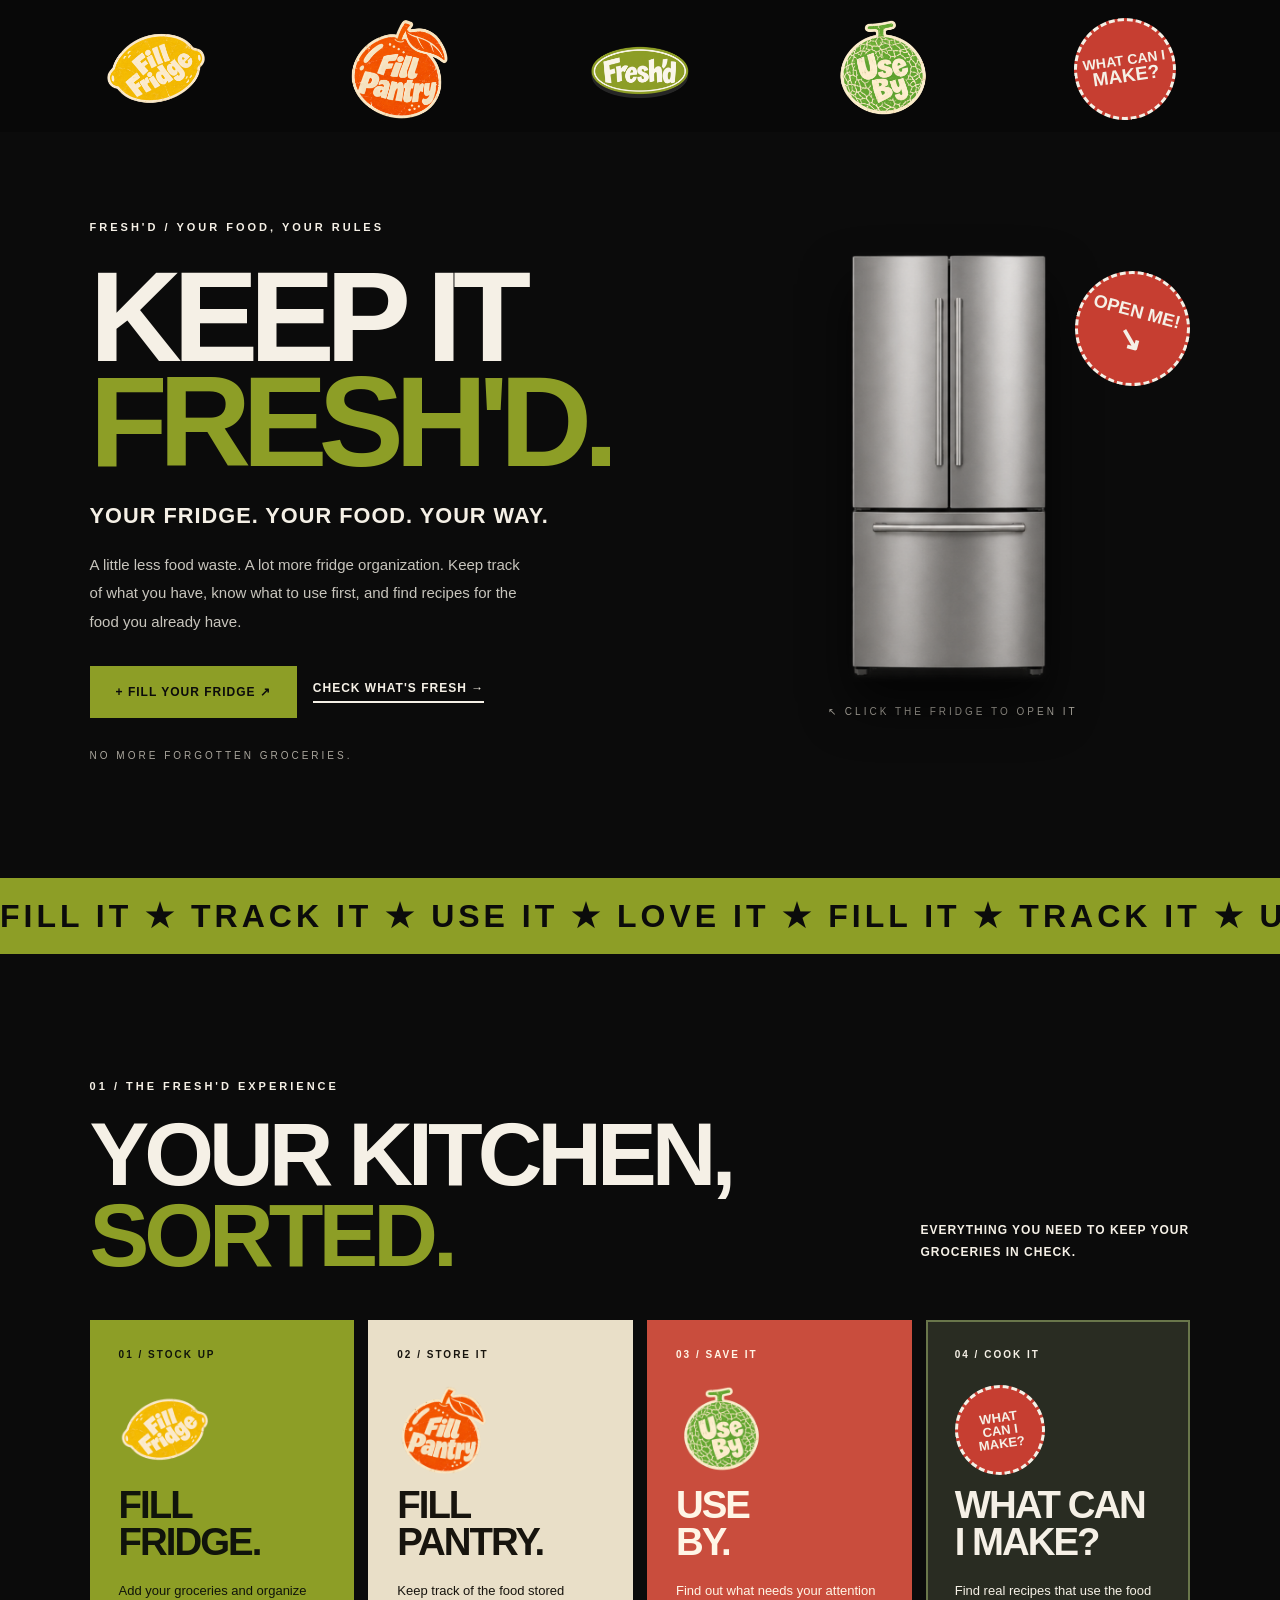
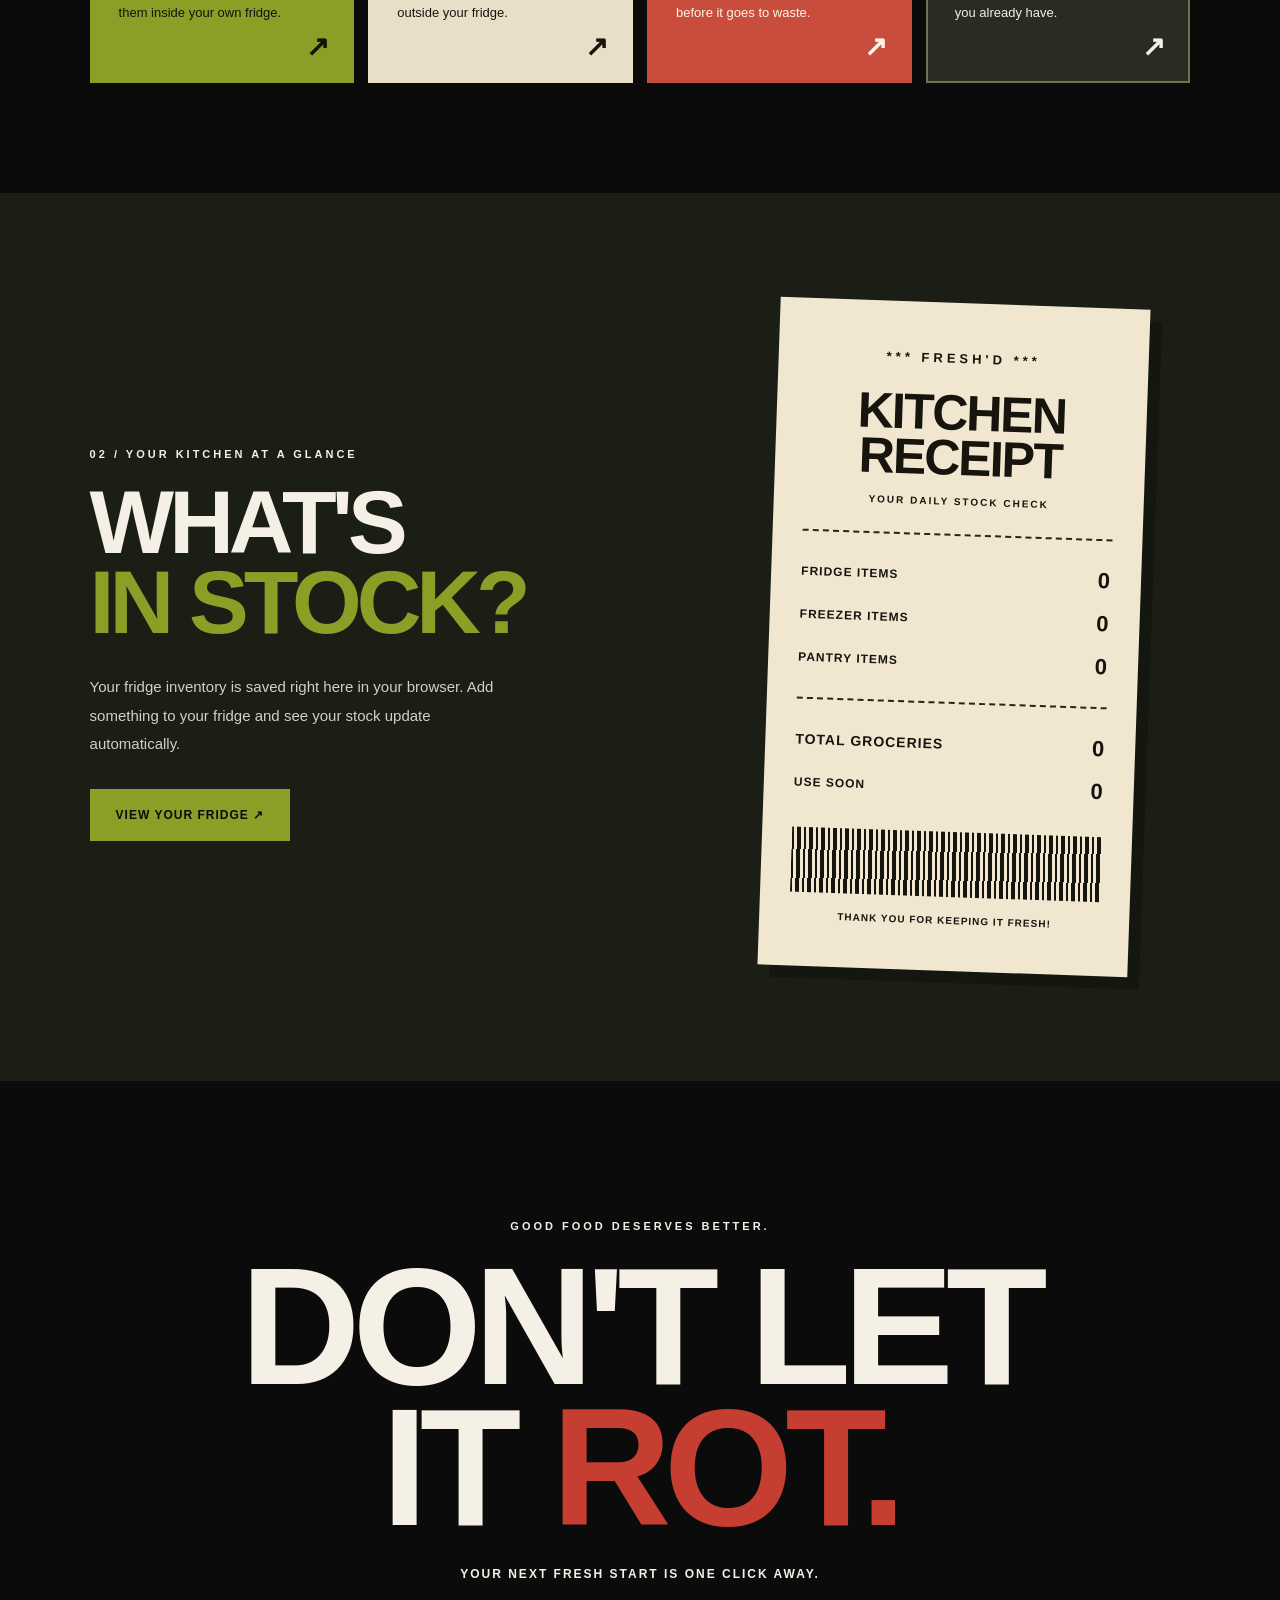
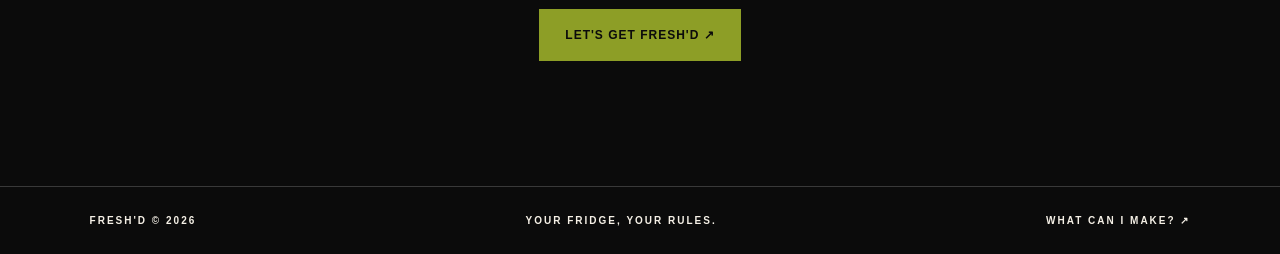
<file: index.html>
<!DOCTYPE html>
<html lang="en">

<head>
  <meta charset="UTF-8">
  <meta name="viewport" content="width=device-width, initial-scale=1.0">

  <title>Fresh'd — Your Fridge, Your Rules</title>

  <link rel="icon" href="images/freshd-logo.png">
  <link rel="stylesheet" href="css/style.css">

  <script src="js/inventory.js" defer></script>
  <script src="js/script.js" defer></script>
</head>

<body>

  <!-- SHARED NAVIGATION -->
  <header class="site-header">
    <nav class="sticker-nav" aria-label="Main navigation">
      <a href="fill-fridge.html"><img src="images/fill-fridge-button.png" alt="Fill Fridge"></a>
      <a href="fill-pantry.html"><img src="images/fill-pantry-button.png" alt="Fill Pantry"></a>
      <a href="index.html" class="brand" aria-current="page"><img src="images/freshd-logo.png" alt="Fresh'd Home"></a>
      <a href="use-by.html"><img src="images/use-by-button.png" alt="Use By"></a>
      <a href="what-can-i-make.html" class="nav-stamp"><span>What can I <strong>make?</strong></span></a>
    </nav>
  </header>

  <main>

    <!-- HERO -->
    <section class="home-hero">

      <div class="home-hero-copy">

        <p class="home-eyebrow">
          FRESH'D / YOUR FOOD, YOUR RULES
        </p>

        <h1>
          KEEP IT<br>
          <span>FRESH'D.</span>
        </h1>

        <p class="home-tagline">
          YOUR FRIDGE. YOUR FOOD. YOUR WAY.
        </p>

        <p class="home-description">
          A little less food waste. A lot more fridge
          organization. Keep track of what you have,
          know what to use first, and find recipes
          for the food you already have.
        </p>

        <div class="home-hero-actions">

          <a href="fill-fridge.html" class="home-primary-btn">
            + FILL YOUR FRIDGE ↗
          </a>

          <a href="use-by.html" class="home-secondary-btn">
            CHECK WHAT'S FRESH →
          </a>

        </div>

        <p class="home-small-note">
          NO MORE FORGOTTEN GROCERIES.
        </p>

      </div>

      <!-- INTERACTIVE FRIDGE -->
      <div class="home-fridge-area">

        <div class="home-fridge-sticker">
          OPEN ME!
          <span>↘</span>
        </div>

        <button
          type="button"
          id="home-fridge-button"
          class="home-fridge-button"
          aria-label="Open refrigerator"
          aria-expanded="false"
        >
          <img
            id="home-fridge-image"
            src="images/fridge-closed.png"
            alt="Closed silver refrigerator"
          >
        </button>

        <p class="home-fridge-hint">
          ↖ CLICK THE FRIDGE TO OPEN IT
        </p>

      </div>

    </section>

    <!-- MARQUEE -->
    <div class="home-marquee" aria-label="Fresh'd motto">
      <div class="home-marquee-track">
        FILL IT ★ TRACK IT ★ USE IT ★ LOVE IT ★
        FILL IT ★ TRACK IT ★ USE IT ★ LOVE IT ★
      </div>
    </div>

    <!-- FEATURES -->
    <section class="home-features">

      <div class="home-section-heading">

        <div>
          <p class="home-eyebrow">
            01 / THE FRESH'D EXPERIENCE
          </p>

          <h2>
            YOUR KITCHEN,<br>
            <span>SORTED.</span>
          </h2>
        </div>

        <p>
          EVERYTHING YOU NEED TO KEEP YOUR
          GROCERIES IN CHECK.
        </p>

      </div>

      <div class="home-feature-grid">

        <a href="fill-fridge.html" class="home-feature-card feature-green">
          <span class="feature-number">01 / STOCK UP</span>
          <img class="feature-icon" src="images/fill-fridge-button.png" alt="">
          <h3>FILL<br>FRIDGE.</h3>
          <p>
            Add your groceries and organize
            them inside your own fridge.
          </p>
          <span class="feature-arrow">↗</span>
        </a>

        <a href="fill-pantry.html" class="home-feature-card feature-cream">
          <span class="feature-number">02 / STORE IT</span>
          <img class="feature-icon" src="images/fill-pantry-button.png" alt="">
          <h3>FILL<br>PANTRY.</h3>
          <p>
            Keep track of the food
            stored outside your fridge.
          </p>
          <span class="feature-arrow">↗</span>
        </a>

        <a href="use-by.html" class="home-feature-card feature-red">
          <span class="feature-number">03 / SAVE IT</span>
          <img class="feature-icon" src="images/use-by-button.png" alt="">
          <h3>USE<br>BY.</h3>
          <p>
            Find out what needs your
            attention before it goes to waste.
          </p>
          <span class="feature-arrow">↗</span>
        </a>

        <a href="what-can-i-make.html" class="home-feature-card feature-dark">
          <span class="feature-number">04 / COOK IT</span>
          <span class="feature-icon feature-stamp" aria-hidden="true">WHAT CAN I MAKE?</span>
          <h3>WHAT CAN<br>I MAKE?</h3>
          <p>
            Find real recipes that use
            the food you already have.
          </p>
          <span class="feature-arrow">↗</span>
        </a>

      </div>

    </section>

    <!-- INVENTORY PREVIEW -->
    <section class="home-stock-section">

      <div class="home-stock-copy">

        <p class="home-eyebrow">
          02 / YOUR KITCHEN AT A GLANCE
        </p>

        <h2>
          WHAT'S<br>
          <span>IN STOCK?</span>
        </h2>

        <p>
          Your fridge inventory is saved right
          here in your browser. Add something
          to your fridge and see your stock
          update automatically.
        </p>

        <a href="fill-fridge.html" class="home-primary-btn">
          VIEW YOUR FRIDGE ↗
        </a>

      </div>

      <div class="home-stock-receipt">

        <p class="home-receipt-top">
          *** FRESH'D ***
        </p>

        <h3>
          KITCHEN<br>
          RECEIPT
        </h3>

        <p class="home-receipt-sub">
          YOUR DAILY STOCK CHECK
        </p>

        <div class="home-receipt-rule"></div>

        <div class="home-receipt-line">
          <span>FRIDGE ITEMS</span>
          <strong id="home-fridge-count">0</strong>
        </div>

        <div class="home-receipt-line">
          <span>FREEZER ITEMS</span>
          <strong id="home-freezer-count">0</strong>
        </div>

        <div class="home-receipt-line">
          <span>PANTRY ITEMS</span>
          <strong id="home-pantry-count">0</strong>
        </div>

        <div class="home-receipt-rule"></div>

        <div class="home-receipt-line home-receipt-total">
          <span>TOTAL GROCERIES</span>
          <strong id="home-total-count">0</strong>
        </div>

        <div class="home-receipt-line">
          <span>USE SOON</span>
          <strong id="home-soon-count">0</strong>
        </div>

        <div class="home-barcode"></div>

        <p class="home-receipt-bottom">
          THANK YOU FOR KEEPING IT FRESH!
        </p>

      </div>

    </section>

    <!-- FINAL CTA -->
    <section class="home-final-cta">

      <p class="home-eyebrow">
        GOOD FOOD DESERVES BETTER.
      </p>

      <h2>
        DON'T LET<br>
        IT <span>ROT.</span>
      </h2>

      <p>
        YOUR NEXT FRESH START IS ONE CLICK AWAY.
      </p>

      <a href="fill-fridge.html" class="home-primary-btn">
        LET'S GET FRESH'D ↗
      </a>

    </section>

  </main>

  <footer class="home-footer">
    <span>FRESH'D © 2026</span>
    <span>YOUR FRIDGE, YOUR RULES.</span>
    <a href="what-can-i-make.html">WHAT CAN I MAKE? ↗</a>
  </footer>

</body>
</html>
</file>
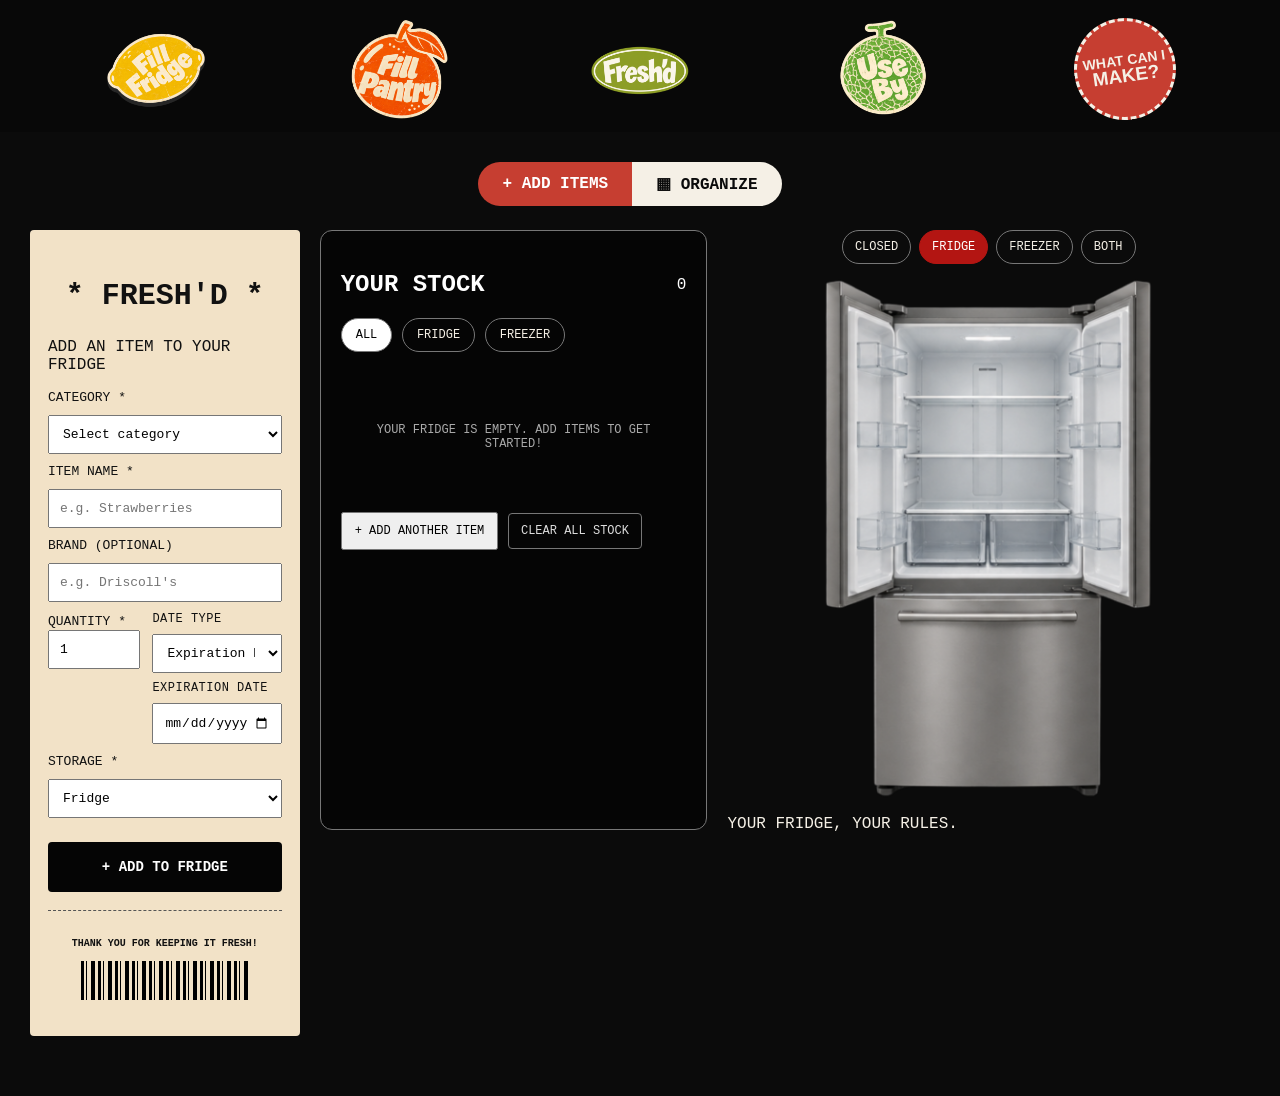
<file: fill-fridge.html>
<!DOCTYPE html>
<html lang="en">
<head>
  <meta charset="UTF-8">
  <meta name="viewport" content="width=device-width, initial-scale=1.0">
  <title>Fill Fridge | Fresh'd</title>

  <link rel="stylesheet" href="css/style.css">
  <link rel="stylesheet" href="css/fill-fridge.css">

  <script src="js/fill-fridge.js" defer></script>
</head>

<body>

  <!-- NAVIGATION -->
  <header class="site-header">
    <nav class="sticker-nav" aria-label="Main navigation">
      <a href="fill-fridge.html" aria-current="page"><img src="images/fill-fridge-button.png" alt="Fill Fridge"></a>
      <a href="fill-pantry.html"><img src="images/fill-pantry-button.png" alt="Fill Pantry"></a>
      <a href="index.html" class="brand"><img src="images/freshd-logo.png" alt="Fresh'd Home"></a>
      <a href="use-by.html"><img src="images/use-by-button.png" alt="Use By"></a>
      <a href="what-can-i-make.html" class="nav-stamp"><span>What can I <strong>make?</strong></span></a>
    </nav>
  </header>


  <main class="fridge-page">

    <!-- ADD ITEMS / ORGANIZE BUTTONS -->
    <div class="mode-switch" role="group" aria-label="Fridge mode">

      <button
        type="button"
        id="add-mode-btn"
        class="mode-btn active"
        aria-pressed="true">
        + ADD ITEMS
      </button>

      <button
        type="button"
        id="organize-mode-btn"
        class="mode-btn organize-btn"
        aria-pressed="false">
        ▦ ORGANIZE
      </button>

    </div>


    <div class="fridge-layout">

      <!-- LEFT: RECEIPT FORM -->
      <section class="receipt-panel" id="receipt-panel">

        <div class="receipt-header">
          <h1>* FRESH'D *</h1>
          <p>ADD AN ITEM TO YOUR FRIDGE</p>
        </div>

        <form id="food-form">

          <label for="food-category">CATEGORY *</label>
          <select id="food-category" required>
            <option value="">Select category</option>
            <option value="Fruit">Fruit</option>
            <option value="Vegetables">Vegetables</option>
            <option value="Dairy">Dairy & Eggs</option>
            <option value="Meat">Meat & Seafood</option>
            <option value="Drinks">Drinks</option>
            <option value="Frozen">Frozen Foods</option>
            <option value="Snacks">Snacks</option>
            <option value="Other">Other</option>
          </select>

          <label for="food-name">ITEM NAME *</label>
          <input
            type="text"
            id="food-name"
            placeholder="e.g. Strawberries"
            required
          >

          <label for="food-brand">BRAND (OPTIONAL)</label>
          <input
            type="text"
            id="food-brand"
            placeholder="e.g. Driscoll's"
          >

          <div class="form-row">

            <div>
              <label for="food-quantity">QUANTITY *</label>
              <input
                type="number"
                id="food-quantity"
                min="1"
                value="1"
                required
              >
            </div>

           
<div class="date-section">

  <label for="date-type">DATE TYPE</label>

  <select id="date-type">
    <option value="expiration">Expiration Date</option>
    <option value="purchased">Purchase Date</option>
    <option value="production">Production Date</option>
    <option value="none">No Date</option>
  </select>

  <div id="date-input-container">
    <label for="food-date" id="date-label">
      EXPIRATION DATE
    </label>

    <input type="date" id="food-date">
  </div>

</div>


          </div>

          <label for="storage">STORAGE *</label>
          <select id="storage" required>
            <option value="fridge">Fridge</option>
            <option value="freezer">Freezer</option>
          </select>

          <button type="submit" class="receipt-submit">
            + ADD TO FRIDGE
          </button>

        </form>

        <div class="receipt-footer">
          <p>THANK YOU FOR KEEPING IT FRESH!</p>
          <div class="barcode" aria-hidden="true"></div>
        </div>

      </section>


      <!-- MIDDLE: YOUR STOCK -->
      <section class="stock-panel" id="stock-panel">

        <div class="stock-heading">
          <h2>YOUR STOCK</h2>
          <span id="stock-count">0</span>
        </div>

        <div class="stock-filters" role="group" aria-label="Filter stock">
          <button type="button" class="filter-btn active" data-filter="all">
            ALL
          </button>

          <button type="button" class="filter-btn" data-filter="fridge">
            FRIDGE
          </button>

          <button type="button" class="filter-btn" data-filter="freezer">
            FREEZER
          </button>
        </div>

        <p class="organize-instructions" id="organize-instructions" hidden>
          Drag your food onto a shelf to organize your fridge!
        </p>

        <div id="stock-list" class="stock-list" aria-live="polite">
          <!-- Food items appear here through JavaScript -->
        </div>

        <button type="button" id="add-another-btn" class="add-another-btn">
          + ADD ANOTHER ITEM
        </button>

      </section>


      <!-- RIGHT: FRIDGE -->
      <section class="fridge-panel" aria-label="Interactive refrigerator">

        <div class="fridge-view-buttons" role="group" aria-label="Fridge view">

          <button type="button" data-view="closed">
            CLOSED
          </button>

          <button type="button" data-view="fridge" class="active">
            FRIDGE
          </button>

          <button type="button" data-view="freezer">
            FREEZER
          </button>

          <button type="button" data-view="both">
            BOTH
          </button>

        </div>

        <div class="fridge-container" id="fridge-container">

          <img
            id="fridge-image"
            src="images/fridge-opened.png"
            alt="Open stainless steel refrigerator"
            draggable="false"
          >

          <!-- Shelf drop zones -->
          <div class="drop-zone shelf-top"
               data-shelf="top"
               aria-label="Top shelf"></div>

          <div class="drop-zone shelf-middle"
               data-shelf="middle"
               aria-label="Middle shelf"></div>

          <div class="drop-zone shelf-bottom"
               data-shelf="bottom"
               aria-label="Bottom shelf"></div>

          <div class="drop-zone shelf-freezer"
               data-shelf="freezer"
               aria-label="Freezer drawer"></div>

        </div>

        <p class="fridge-hint">
          YOUR FRIDGE, YOUR RULES.
        </p>

      </section>

    </div>

  </main>

</body>
</html>
</file>
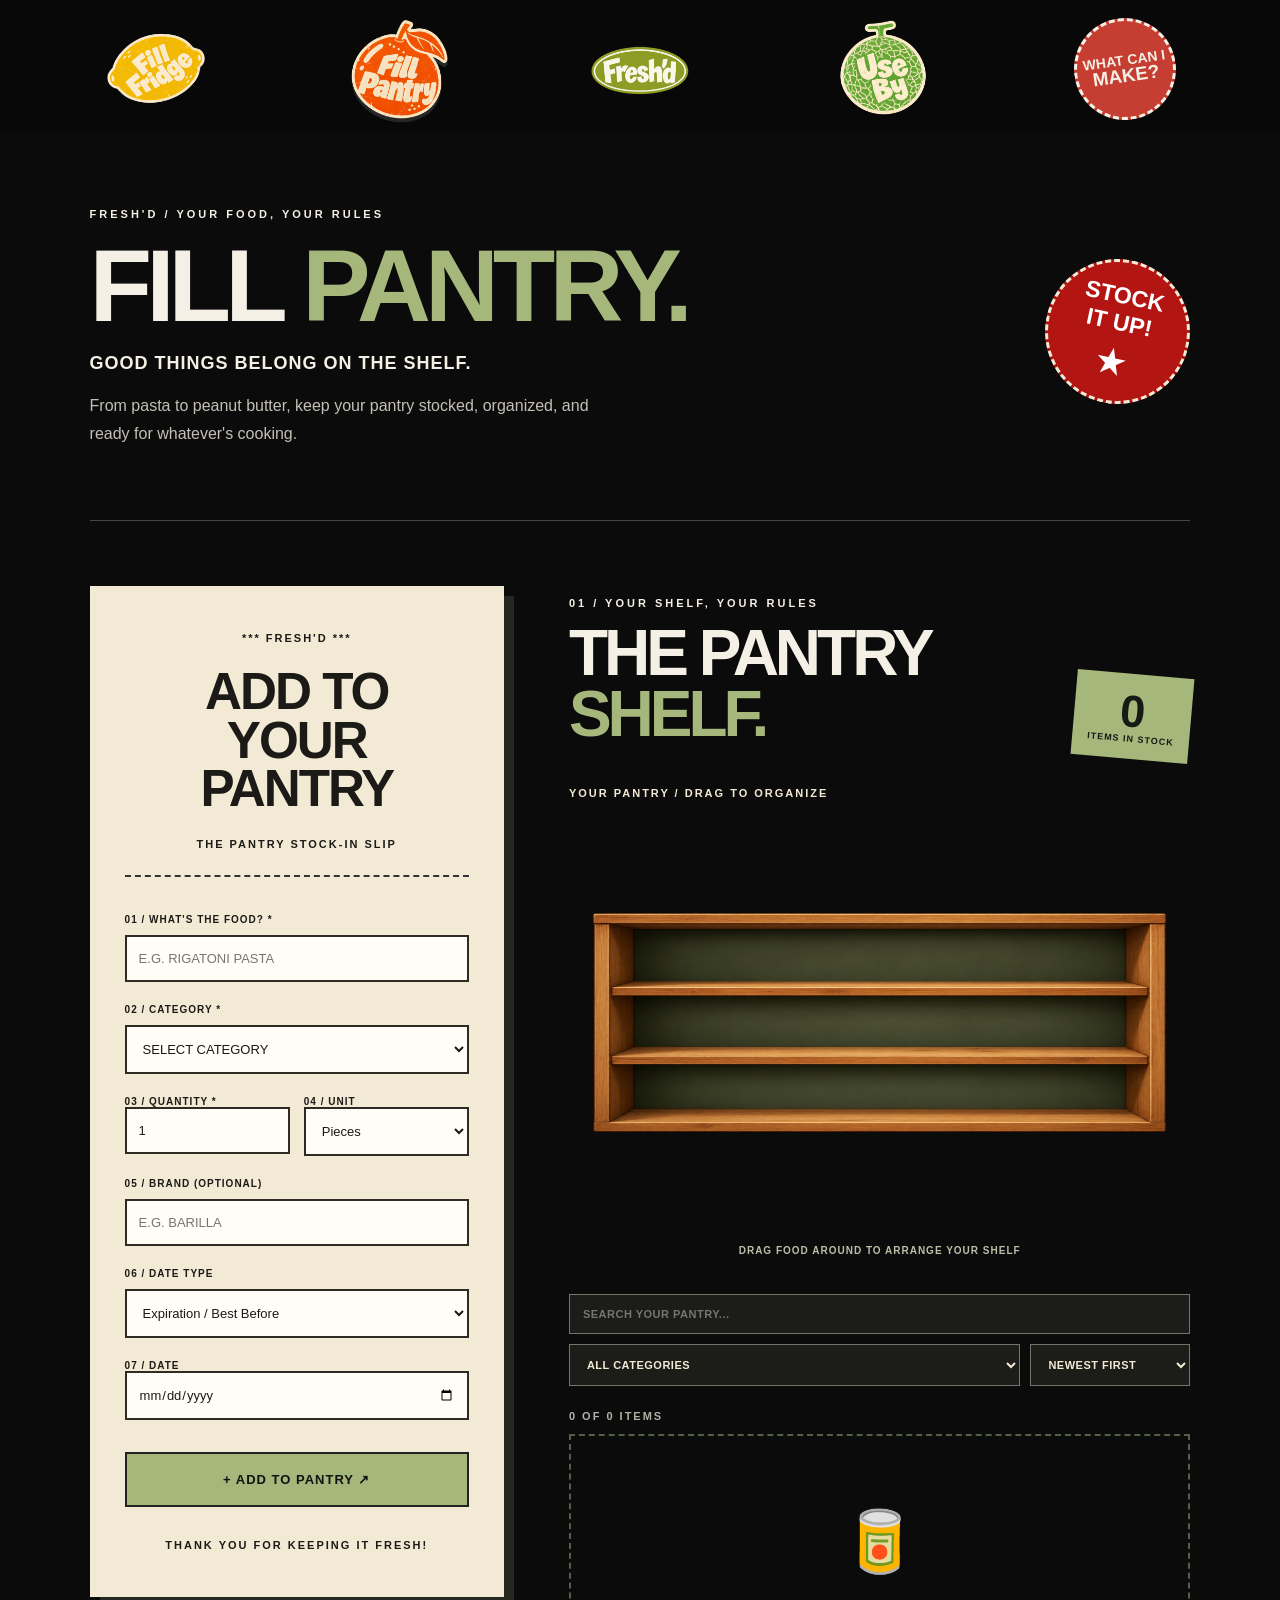
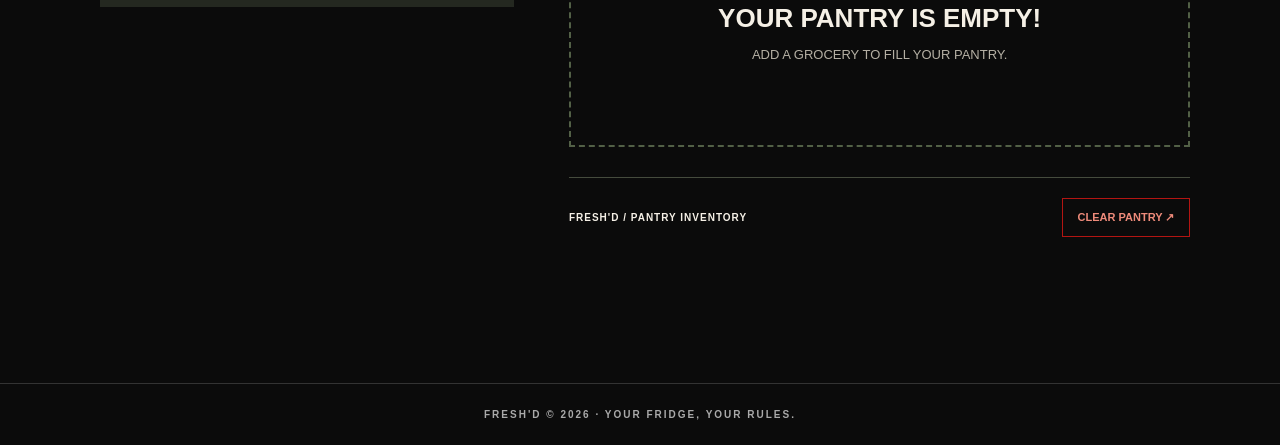
<file: fill-pantry.html>
<!DOCTYPE html>
<html lang="en">
<head>
  <meta charset="UTF-8">
  <meta name="viewport" content="width=device-width, initial-scale=1.0">
  <title>Fill Pantry | Fresh'd</title>
  <link rel="icon" href="images/freshd-logo.png">
  <link rel="stylesheet" href="css/style.css">
  <link rel="stylesheet" href="css/fill-pantry.css">
  <script src="js/fill-pantry.js" defer></script>
</head>
<body>

  <header class="site-header">
    <nav class="sticker-nav" aria-label="Main navigation">
      <a href="fill-fridge.html"><img src="images/fill-fridge-button.png" alt="Fill Fridge"></a>
      <a href="fill-pantry.html" aria-current="page"><img src="images/fill-pantry-button.png" alt="Fill Pantry"></a>
      <a href="index.html" class="brand"><img src="images/freshd-logo.png" alt="Fresh'd Home"></a>
      <a href="use-by.html"><img src="images/use-by-button.png" alt="Use By"></a>
      <a href="what-can-i-make.html" class="nav-stamp"><span>What can I <strong>make?</strong></span></a>
    </nav>
  </header>

  <main class="pantry-page">
    <section class="pantry-hero">
      <div>
        <p class="pantry-eyebrow">FRESH'D / YOUR FOOD, YOUR RULES</p>
        <h1>FILL <span>PANTRY.</span></h1>
        <p class="pantry-tagline">GOOD THINGS BELONG ON THE SHELF.</p>
        <p class="pantry-intro">
          From pasta to peanut butter, keep your pantry stocked,
          organized, and ready for whatever's cooking.
        </p>
      </div>
      <div class="pantry-hero-stamp">STOCK<br>IT UP!<span>★</span></div>
    </section>

    <section class="pantry-layout">
      <div class="pantry-form-wrap">
        <div class="pantry-receipt">
          <p class="receipt-brand">*** FRESH'D ***</p>
          <h2 id="pantry-form-title">ADD TO<br>YOUR PANTRY</h2>
          <p class="receipt-caption">THE PANTRY STOCK-IN SLIP</p>
          <div class="receipt-rule"></div>

          <form id="pantry-form" novalidate>
            <label for="pantry-name">01 / WHAT'S THE FOOD? *</label>
            <input id="pantry-name" type="text" maxlength="80" placeholder="E.G. RIGATONI PASTA" required>

            <label for="pantry-category">02 / CATEGORY *</label>
            <select id="pantry-category" required>
              <option value="">SELECT CATEGORY</option>
              <option value="Grains & Pasta">Grains & Pasta</option>
              <option value="Canned Goods">Canned Goods</option>
              <option value="Snacks">Snacks</option>
              <option value="Baking">Baking</option>
              <option value="Condiments">Condiments</option>
              <option value="Beverages">Beverages</option>
              <option value="Spices">Spices</option>
              <option value="Other">Other</option>
            </select>

            <div class="form-two">
              <div>
                <label for="pantry-quantity">03 / QUANTITY *</label>
                <input id="pantry-quantity" type="number" min="1" max="9999" step="1" value="1" required>
              </div>
              <div>
                <label for="pantry-unit">04 / UNIT</label>
                <select id="pantry-unit">
                  <option value="pcs">Pieces</option>
                  <option value="cans">Cans</option>
                  <option value="boxes">Boxes</option>
                  <option value="bags">Bags</option>
                  <option value="jars">Jars</option>
                  <option value="bottles">Bottles</option>
                  <option value="packs">Packs</option>
                </select>
              </div>
            </div>

            <label for="pantry-brand">05 / BRAND (OPTIONAL)</label>
            <input id="pantry-brand" type="text" maxlength="80" placeholder="E.G. BARILLA">

            <label for="pantry-date-type">06 / DATE TYPE</label>
            <select id="pantry-date-type">
              <option value="expiration">Expiration / Best Before</option>
              <option value="purchased">Purchase Date</option>
              <option value="production">Production Date</option>
              <option value="none">No Date</option>
            </select>

            <div id="pantry-date-wrap">
              <label for="pantry-date">07 / DATE</label>
              <input id="pantry-date" type="date">
            </div>

            <p id="pantry-error" class="pantry-error" role="alert" hidden></p>

            <button type="submit" class="pantry-submit" id="pantry-submit">
              + ADD TO PANTRY ↗
            </button>
            <button type="button" class="pantry-cancel" id="pantry-cancel" hidden>
              CANCEL EDIT
            </button>
          </form>
          <p class="receipt-bottom">THANK YOU FOR KEEPING IT FRESH!</p>
        </div>
      </div>

      <div class="pantry-stock-wrap">
        <div class="stock-header">
          <div>
            <p class="pantry-eyebrow">01 / YOUR SHELF, YOUR RULES</p>
            <h2>THE PANTRY<br><span>SHELF.</span></h2>
          </div>
          <div class="pantry-total">
            <strong id="pantry-total">0</strong>
            <span>ITEMS IN STOCK</span>
          </div>
        </div>

        
<div class="pantry-cabinet">
  <p class="pantry-cabinet-label">
    YOUR PANTRY / DRAG TO ORGANIZE
  </p>

  <div
    id="pantry-shelves"
    class="pantry-shelves"
    aria-label="Interactive pantry shelves"
  >
    <div class="pantry-shelf" data-shelf="0"></div>
    <div class="pantry-shelf" data-shelf="1"></div>
    <div class="pantry-shelf" data-shelf="2"></div>
  </div>

  <p class="pantry-shelf-hint">
    DRAG FOOD AROUND TO ARRANGE YOUR SHELF
  </p>
</div>


        <div class="pantry-controls">
          <input id="pantry-search" type="search" placeholder="SEARCH YOUR PANTRY..." aria-label="Search pantry">
          <select id="pantry-filter" aria-label="Filter pantry by category">
            <option value="all">ALL CATEGORIES</option>
            <option value="Grains & Pasta">GRAINS & PASTA</option>
            <option value="Canned Goods">CANNED GOODS</option>
            <option value="Snacks">SNACKS</option>
            <option value="Baking">BAKING</option>
            <option value="Condiments">CONDIMENTS</option>
            <option value="Beverages">BEVERAGES</option>
            <option value="Spices">SPICES</option>
            <option value="Other">OTHER</option>
          </select>
          <select id="pantry-sort" aria-label="Sort pantry">
            <option value="newest">NEWEST FIRST</option>
            <option value="name">NAME A–Z</option>
            <option value="date">EXPIRY DATE</option>
          </select>
        </div>

        <p id="pantry-results" class="pantry-results" aria-live="polite">0 ITEMS</p>
        <div id="pantry-list" class="pantry-list" aria-live="polite"></div>

        <div class="pantry-bottom">
          <span>FRESH'D / PANTRY INVENTORY</span>
          <button type="button" id="pantry-reset">CLEAR PANTRY ↗</button>
        </div>
        <p id="pantry-message" class="pantry-message" role="status" aria-live="polite"></p>
      </div>
    </section>
  </main>

  <footer class="pantry-footer">FRESH'D © 2026 · YOUR FRIDGE, YOUR RULES.</footer>
</body>
</html>
</file>
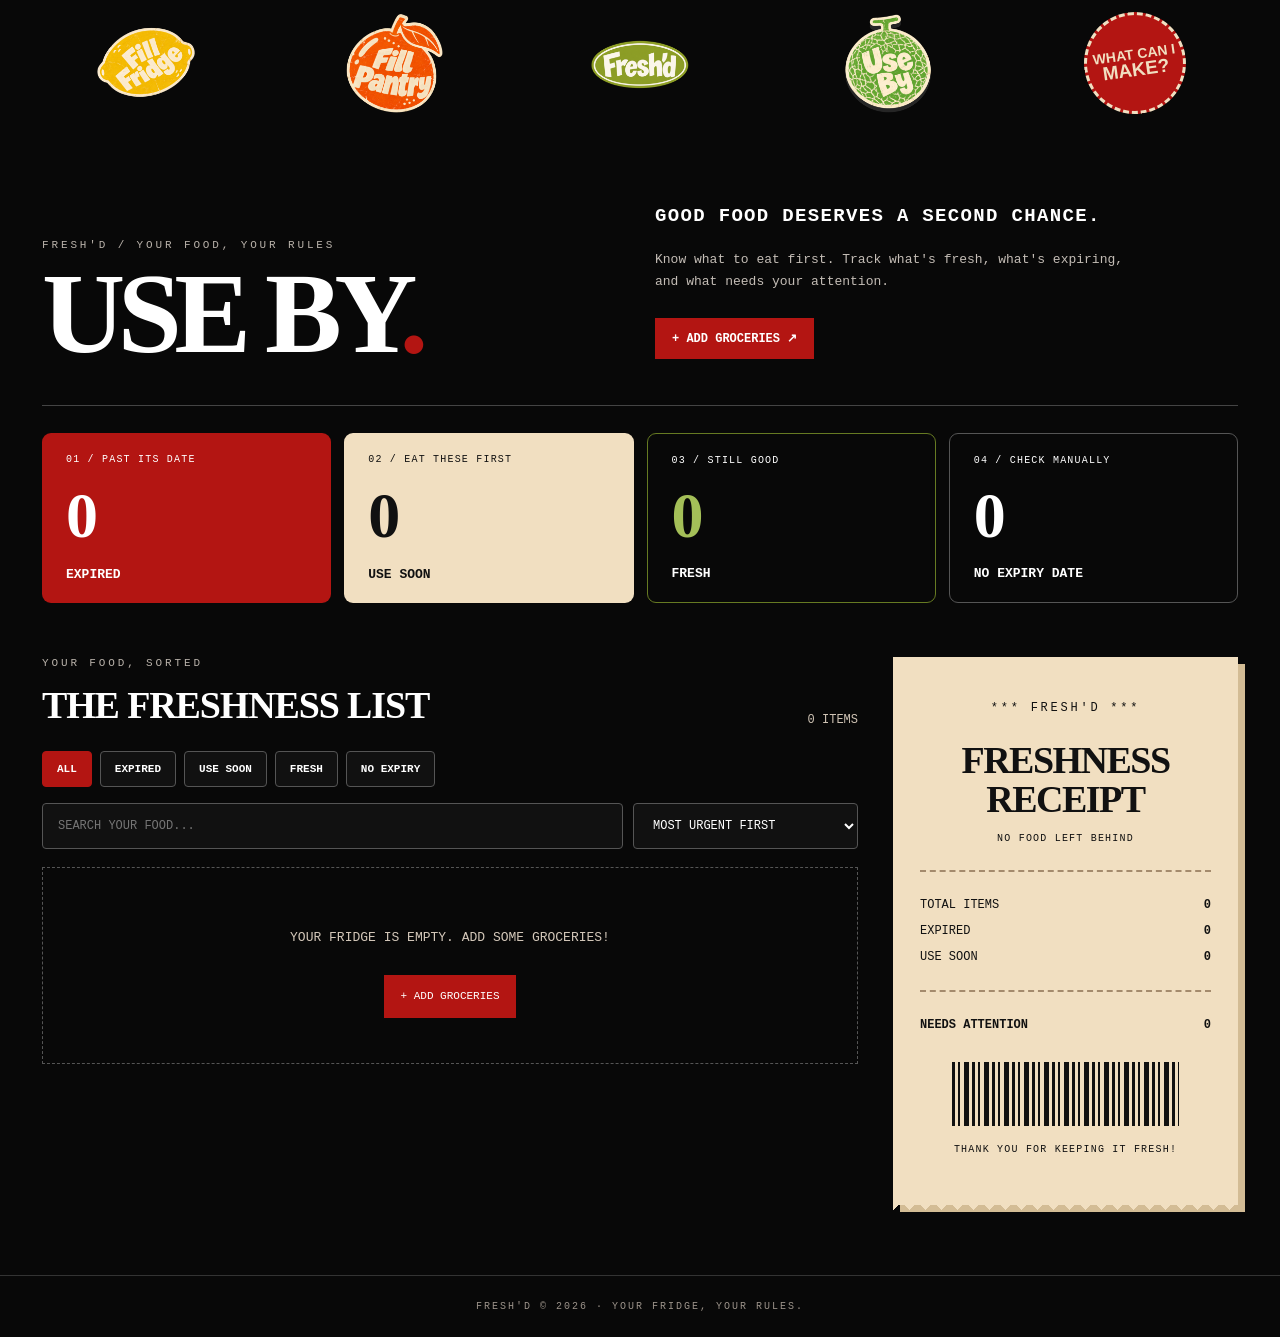
<file: use-by.html>
<!DOCTYPE html>
<html lang="en">
<head>
  <meta charset="UTF-8">
  <meta name="viewport" content="width=device-width, initial-scale=1.0">

  <title>Use By | Fresh'd</title>

  <!-- Shared styling for navigation -->
  <link rel="stylesheet" href="css/style.css">

  <!-- Use By page styling -->
  <link rel="stylesheet" href="css/use-by.css">

  <!-- Shared inventory: load FIRST -->
  <script src="js/inventory.js" defer></script>

  <!-- Use By functionality: load SECOND -->
  <script src="js/use-by.js" defer></script>
</head>
<body>
  <header class="site-header">
    <nav class="sticker-nav" aria-label="Main navigation">
      <a href="fill-fridge.html"><img src="images/fill-fridge-button.png" alt="Fill Fridge"></a>
      <a href="fill-pantry.html"><img src="images/fill-pantry-button.png" alt="Fill Pantry"></a>
      <a href="index.html" class="brand"><img src="images/freshd-logo.png" alt="Fresh'd Home"></a>
      <a href="use-by.html" aria-current="page"><img src="images/use-by-button.png" alt="Use By"></a>
      <a href="what-can-i-make.html" class="nav-stamp"><span>What can I <strong>make?</strong></span></a>
    </nav>
  </header>

  <main class="page-shell">
    <section class="hero">
      <div>
        <p class="eyebrow">FRESH'D / YOUR FOOD, YOUR RULES</p>
        <h1>USE BY<span>.</span></h1>
      </div>

      <div class="hero-copy">
        <p class="tagline">GOOD FOOD DESERVES A SECOND CHANCE.</p>
        <p>Know what to eat first. Track what's fresh, what's expiring, and what needs your attention.</p>
        <a href="fill-fridge.html" class="add-link">+ ADD GROCERIES ↗</a>
      </div>
    </section>

    <section class="stats" aria-label="Freshness overview">
      <div class="stat expired">
        <p>01 / PAST ITS DATE</p>
        <strong id="expired-count">0</strong>
        <span>EXPIRED</span>
      </div>

      <div class="stat soon">
        <p>02 / EAT THESE FIRST</p>
        <strong id="soon-count">0</strong>
        <span>USE SOON</span>
      </div>

      <div class="stat fresh">
        <p>03 / STILL GOOD</p>
        <strong id="fresh-count">0</strong>
        <span>FRESH</span>
      </div>

      <div class="stat undated">
        <p>04 / CHECK MANUALLY</p>
        <strong id="undated-count">0</strong>
        <span>NO EXPIRY DATE</span>
      </div>
    </section>

    <section class="content-grid">
      <div class="inventory-panel">
        <div class="section-heading">
          <div>
            <p class="eyebrow">YOUR FOOD, SORTED</p>
            <h2>THE FRESHNESS LIST</h2>
          </div>
          <span id="total-count">0 ITEMS</span>
        </div>

        <div class="filters" role="group" aria-label="Filter inventory">
          <button type="button" data-filter="all" class="active" aria-pressed="true">ALL</button>
          <button type="button" data-filter="expired" aria-pressed="false">EXPIRED</button>
          <button type="button" data-filter="soon" aria-pressed="false">USE SOON</button>
          <button type="button" data-filter="fresh" aria-pressed="false">FRESH</button>
          <button type="button" data-filter="undated" aria-pressed="false">NO EXPIRY</button>
        </div>

        <div class="search-row">
          <input id="food-search" type="search" placeholder="SEARCH YOUR FOOD..." aria-label="Search your food">

          <select id="sort-by" aria-label="Sort groceries">
            <option value="urgent">MOST URGENT FIRST</option>
            <option value="name">NAME A–Z</option>
            <option value="date">EXPIRY DATE</option>
          </select>
        </div>

        <div id="useby-list" class="food-list" aria-live="polite"></div>
      </div>

      <aside class="receipt" aria-label="Freshness receipt">
        <p class="receipt-top">*** FRESH'D ***</p>
        <h2>FRESHNESS<br>RECEIPT</h2>
        <p class="receipt-sub">NO FOOD LEFT BEHIND</p>

        <div class="receipt-rule"></div>

        <p class="receipt-line">
          <span>TOTAL ITEMS</span>
          <strong id="receipt-total">0</strong>
        </p>

        <p class="receipt-line">
          <span>EXPIRED</span>
          <strong id="receipt-expired">0</strong>
        </p>

        <p class="receipt-line">
          <span>USE SOON</span>
          <strong id="receipt-soon">0</strong>
        </p>

        <div class="receipt-rule"></div>

        <p class="receipt-line total">
          <span>NEEDS ATTENTION</span>
          <strong id="receipt-attention">0</strong>
        </p>

        <div class="barcode" aria-hidden="true"></div>
        <p class="receipt-bottom">THANK YOU FOR KEEPING IT FRESH!</p>
      </aside>
    </section>
  </main>

  <footer>FRESH'D © 2026 · YOUR FRIDGE, YOUR RULES.</footer>
</body>
</html>
</file>
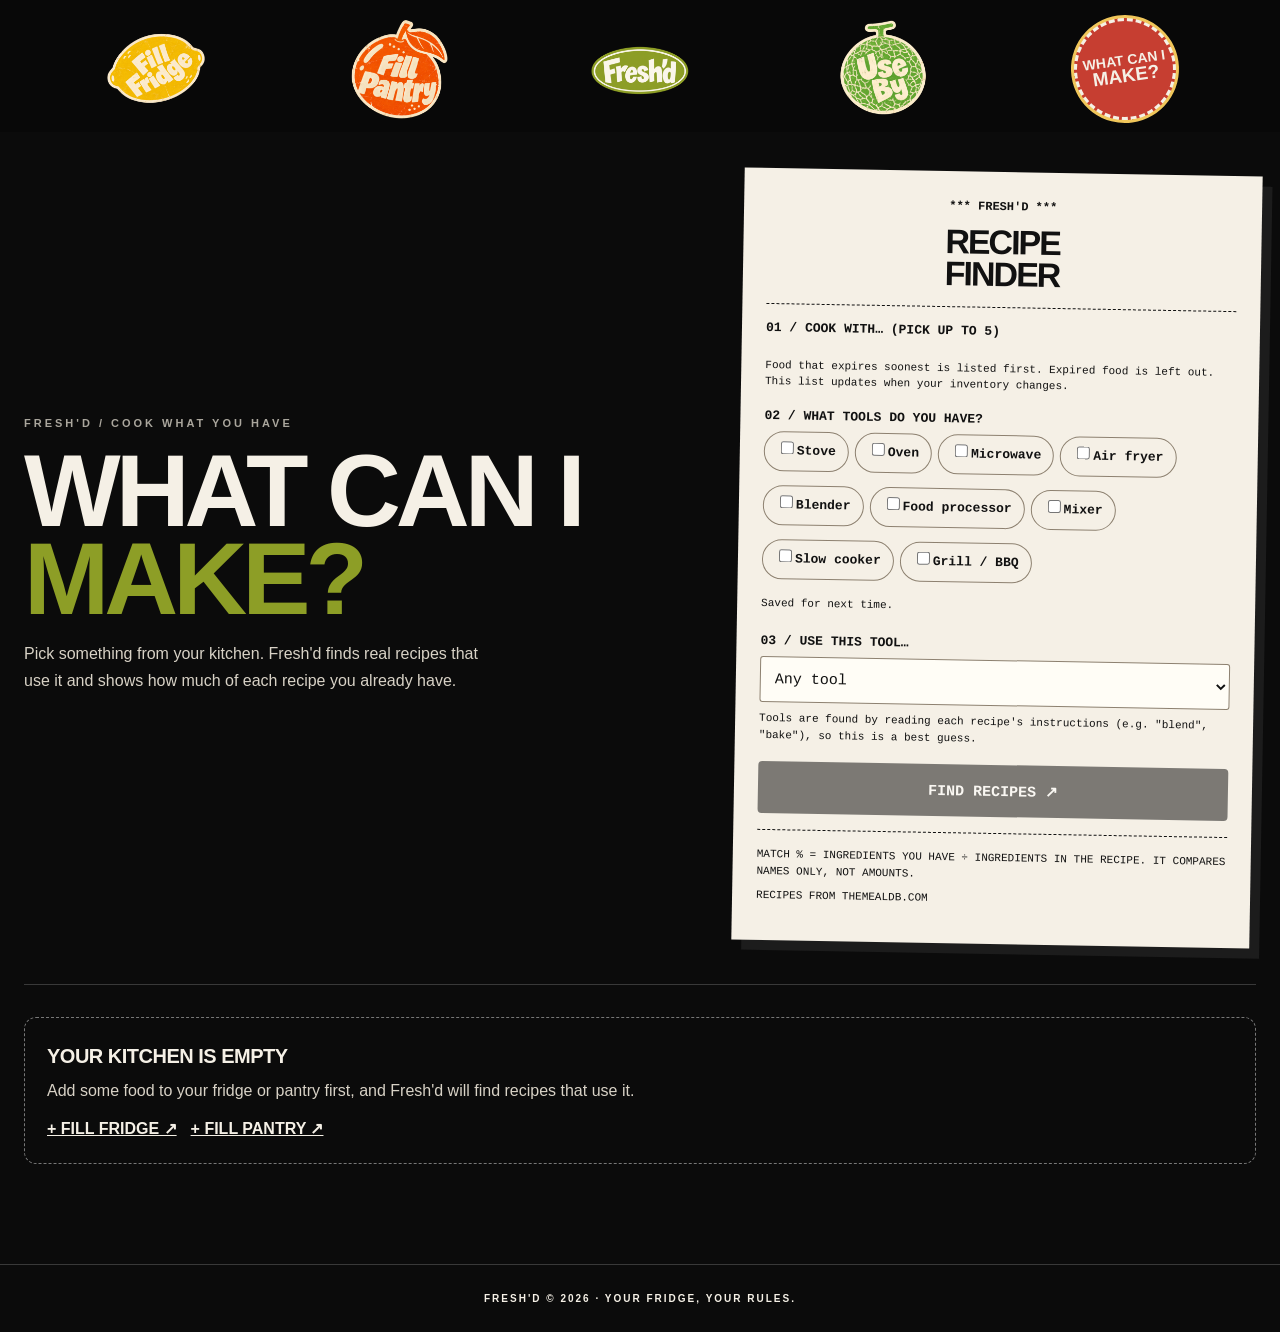
<file: what-can-i-make.html>
<!DOCTYPE html>
<html lang="en">
<head>
  <meta charset="UTF-8">
  <meta name="viewport" content="width=device-width, initial-scale=1.0">
  <title>What Can I Make? | Fresh'd</title>

  <link rel="icon" href="images/freshd-logo.png">
  <link rel="stylesheet" href="css/style.css">
  <link rel="stylesheet" href="css/recipes.css">

  <!-- Shared inventory: load FIRST -->
  <script src="js/inventory.js" defer></script>
  <!-- Recipe search and matching: load SECOND -->
  <script src="js/recipes.js" defer></script>
</head>
<body>

  <header class="site-header">
    <nav class="sticker-nav" aria-label="Main navigation">
      <a href="fill-fridge.html"><img src="images/fill-fridge-button.png" alt="Fill Fridge"></a>
      <a href="fill-pantry.html"><img src="images/fill-pantry-button.png" alt="Fill Pantry"></a>
      <a href="index.html" class="brand"><img src="images/freshd-logo.png" alt="Fresh'd Home"></a>
      <a href="use-by.html"><img src="images/use-by-button.png" alt="Use By"></a>
      <a href="what-can-i-make.html" class="nav-stamp" aria-current="page"><span>What can I <strong>make?</strong></span></a>
    </nav>
  </header>

  <main class="recipes-page">

    <section class="recipes-hero">
      <div>
        <p class="recipes-eyebrow">FRESH'D / COOK WHAT YOU HAVE</p>
        <h1>WHAT CAN I <span>MAKE?</span></h1>
        <p class="recipes-intro">
          Pick something from your kitchen. Fresh'd finds real recipes that use it
          and shows how much of each recipe you already have.
        </p>
      </div>

      <!-- THE USER'S CHOICE -->
      <div class="recipes-receipt">
        <p class="receipt-brand">*** FRESH'D ***</p>
        <h2>RECIPE<br>FINDER</h2>
        <div class="receipt-rule"></div>

        <form id="recipe-form" novalidate>
          <fieldset class="pick-list">
            <legend>01 / COOK WITH… (PICK UP TO 5)</legend>
            <!-- One checkbox per inventory item, added by JavaScript -->
            <div id="ingredient-checkboxes" class="tool-grid"></div>
          </fieldset>
          <p class="receipt-help">Food that expires soonest is listed first. Expired food is left out. This list updates when your inventory changes.</p>

          <fieldset class="tool-picker">
            <legend>02 / WHAT TOOLS DO YOU HAVE?</legend>
            <!-- Checkboxes are added by JavaScript from the KITCHEN_TOOLS list -->
            <div id="tool-checkboxes" class="tool-grid"></div>
            <p class="receipt-help">Saved for next time.</p>
          </fieldset>

          <label for="tool-select">03 / USE THIS TOOL…</label>
          <select id="tool-select">
            <option value="">Any tool</option>
          </select>
          <p class="receipt-help">Tools are found by reading each recipe's instructions (e.g. "blend", "bake"), so this is a best guess.</p>

          <button type="submit" id="find-button" class="recipes-submit">FIND RECIPES ↗</button>
        </form>

        <div class="receipt-rule"></div>
        <p class="receipt-help">
          MATCH % = INGREDIENTS YOU HAVE ÷ INGREDIENTS IN THE RECIPE.
          IT COMPARES NAMES ONLY, NOT AMOUNTS.
        </p>
        <p class="receipt-help">RECIPES FROM THEMEALDB.COM</p>
      </div>
    </section>

    <!-- EMPTY / LOADING / ERROR / INVALID MESSAGES -->
    <div id="recipe-status" class="recipe-status" role="status" aria-live="polite"></div>

    <!-- IN-USE STATE: ranked recipe cards -->
    <section aria-label="Recipe results">
      <div id="recipe-results" class="recipe-results"></div>
    </section>

  </main>

  <footer class="recipes-footer">FRESH'D © 2026 · YOUR FRIDGE, YOUR RULES.</footer>
</body>
</html>
</file>
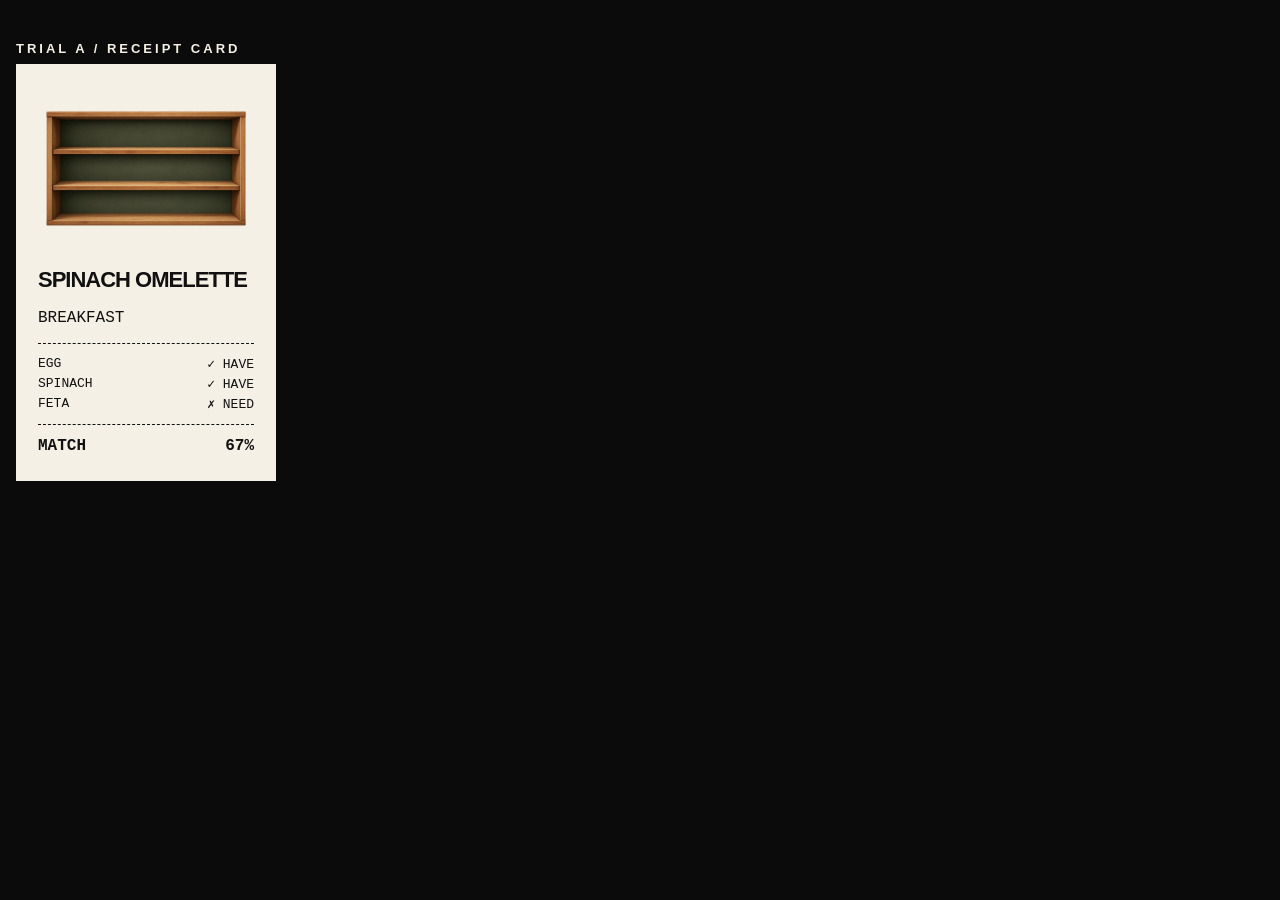
<file: design-trials/trial-a-receipt.html>
<!DOCTYPE html>
<html lang="en">
<head>
  <meta charset="UTF-8">
  <meta name="viewport" content="width=device-width, initial-scale=1.0">
  <title>Trial A — Receipt Card | Fresh'd</title>
  <style>
    body { margin: 0; padding: 32px 16px; background: #0b0b0b; color: #f5f0e6; font-family: Arial, Helvetica, sans-serif; }
    h1 { font-size: 13px; letter-spacing: 3px; }
    .grid { display: grid; grid-template-columns: repeat(auto-fill, minmax(260px, 1fr)); gap: 20px; max-width: 1100px; }
    .card { background: #f5f0e6; color: #111; padding: 22px; font-family: "Courier New", monospace; }
    .card img { width: 100%; aspect-ratio: 4 / 3; object-fit: cover; filter: grayscale(.2); }
    .card h2 { font-family: Arial, Helvetica, sans-serif; font-weight: 900; letter-spacing: -1px; font-size: 22px; margin: 14px 0 4px; }
    .rule { border-top: 1px dashed #111; margin: 12px 0; }
    .line { display: flex; justify-content: space-between; font-size: 13px; margin: 4px 0; }
    .total { font-weight: bold; font-size: 16px; }
  </style>
</head>
<body>
  <h1>TRIAL A / RECEIPT CARD</h1>
  <div class="grid">
    <article class="card">
      <img src="../images/pantry.png" alt="">
      <h2>SPINACH OMELETTE</h2>
      <p>BREAKFAST</p>
      <div class="rule"></div>
      <p class="line"><span>EGG</span><span>✓ HAVE</span></p>
      <p class="line"><span>SPINACH</span><span>✓ HAVE</span></p>
      <p class="line"><span>FETA</span><span>✗ NEED</span></p>
      <div class="rule"></div>
      <p class="line total"><span>MATCH</span><span>67%</span></p>
    </article>
  </div>
</body>
</html>
</file>
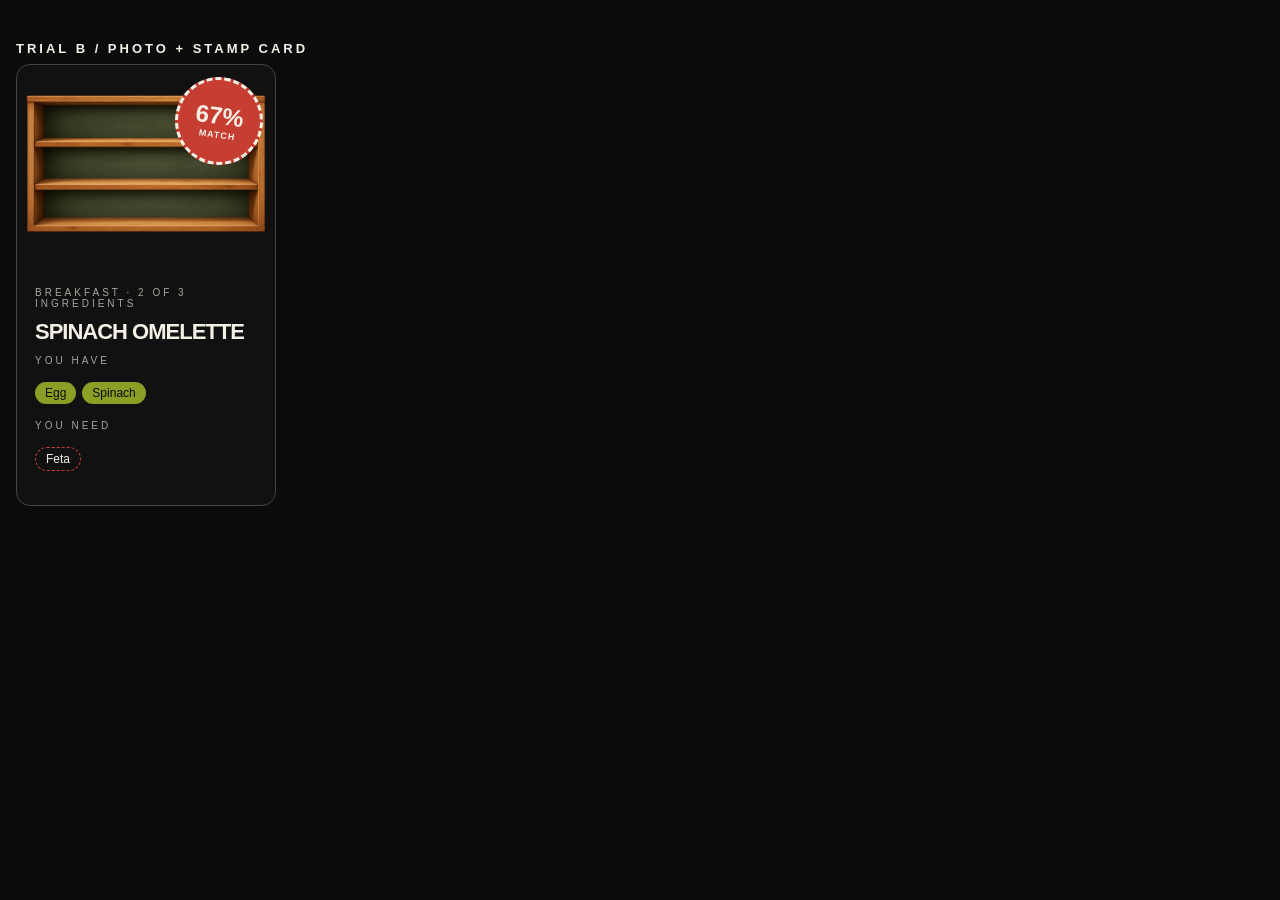
<file: design-trials/trial-b-stamp.html>
<!DOCTYPE html>
<html lang="en">
<head>
  <meta charset="UTF-8">
  <meta name="viewport" content="width=device-width, initial-scale=1.0">
  <title>Trial B — Photo + Stamp Card | Fresh'd</title>
  <style>
    body { margin: 0; padding: 32px 16px; background: #0b0b0b; color: #f5f0e6; font-family: Arial, Helvetica, sans-serif; }
    h1 { font-size: 13px; letter-spacing: 3px; }
    .grid { display: grid; grid-template-columns: repeat(auto-fill, minmax(260px, 1fr)); gap: 20px; max-width: 1100px; }
    .card { position: relative; border: 1px solid #444; border-radius: 14px; overflow: hidden; background: #111; }
    .card img { display: block; width: 100%; aspect-ratio: 4 / 3; object-fit: cover; }
    .stamp { position: absolute; top: 12px; right: 12px; width: 82px; height: 82px; border-radius: 50%;
      background: #c63e31; border: 3px dashed #f5f0e6; display: grid; place-content: center; text-align: center;
      font-weight: 900; transform: rotate(8deg); }
    .stamp strong { font-size: 24px; display: block; }
    .stamp span { font-size: 9px; letter-spacing: 1px; }
    .body { padding: 18px; }
    .body h2 { font-weight: 900; letter-spacing: -1px; font-size: 22px; margin: 0 0 4px; text-transform: uppercase; }
    .eyebrow { font-size: 10px; letter-spacing: 3px; color: #aaa69d; }
    .tags { display: flex; flex-wrap: wrap; gap: 6px; padding: 0; list-style: none; }
    .tags li { font-size: 12px; padding: 4px 10px; border-radius: 99px; }
    .have li { background: #8d9e26; color: #0b0b0b; }
    .need li { border: 1px dashed #c63e31; color: #f5f0e6; }
  </style>
</head>
<body>
  <h1>TRIAL B / PHOTO + STAMP CARD</h1>
  <div class="grid">
    <article class="card">
      <img src="../images/pantry.png" alt="">
      <div class="stamp"><strong>67%</strong><span>MATCH</span></div>
      <div class="body">
        <p class="eyebrow">BREAKFAST · 2 OF 3 INGREDIENTS</p>
        <h2>Spinach Omelette</h2>
        <p class="eyebrow">YOU HAVE</p>
        <ul class="tags have"><li>Egg</li><li>Spinach</li></ul>
        <p class="eyebrow">YOU NEED</p>
        <ul class="tags need"><li>Feta</li></ul>
      </div>
    </article>
  </div>
</body>
</html>
</file>
<file: css/style.css>
/* =========================================
   FRESH'D — GLOBAL STYLES
========================================= */

:root {
  --black: #0b0b0b;
  --cream: #f5f0e6;
  --olive: #687b43;
  --green: #8d9e26;
  --red: #c63e31;
  --yellow: #f0c65a;
  --muted: #aaa69d;
}

* {
  box-sizing: border-box;
}

html {
  scroll-behavior: smooth;
}

body {
  margin: 0;
  background: var(--black);
  color: var(--cream);
  font-family: Arial, Helvetica, sans-serif;
}

a {
  color: inherit;
}

button,
input,
select {
  font: inherit;
}

::selection {
  background: var(--yellow);
  color: var(--black);
}

/* =========================================
   SHARED STICKER NAVIGATION
========================================= */

.site-header {
  width: 100%;
  max-width: 1600px;
  margin: 0 auto;
  padding: 18px 40px 12px;
  position: relative;
  z-index: 100;
  background: #080808;
}

.sticker-nav {
  width: 100%;
  display: flex;
  align-items: center;
  justify-content: space-between;
  gap: clamp(4px, 1vw, 16px);
}

.sticker-nav a {
  display: flex;
  align-items: center;
  justify-content: center;
  flex: 1 1 0;
  min-width: 0;
  text-decoration: none;
  background: transparent;
  border: none;
  transition: transform 0.25s ease;
}

.sticker-nav a:hover {
  transform: translateY(-6px) rotate(-3deg);
}

.sticker-nav a:focus-visible {
  outline: 2px dashed var(--cream);
  outline-offset: 5px;
  border-radius: 8px;
}

.sticker-nav img {
  display: block;
  width: clamp(58px, 8vw, 120px);
  height: clamp(58px, 8vw, 120px);
  object-fit: contain;
}

.sticker-nav a[aria-current="page"] img {
  filter: drop-shadow(0 4px 0 rgba(255,255,255,0.12));
}

/* =========================================
   HOMEPAGE HERO
========================================= */

.home-hero {
  min-height: 730px;
  max-width: 1500px;
  margin: 0 auto;
  padding: 75px 7% 105px;
  display: grid;
  grid-template-columns: 1.1fr 0.9fr;
  align-items: center;
  gap: 45px;
  position: relative;
}

.home-hero-copy {
  position: relative;
  z-index: 2;
}

.home-eyebrow {
  font-size: 11px;
  font-weight: 800;
  letter-spacing: 3px;
  line-height: 1.7;
  text-transform: uppercase;
}

.home-hero h1 {
  margin: 28px 0;
  font-size: clamp(75px, 10vw, 155px);
  font-weight: 900;
  letter-spacing: -9px;
  line-height: 0.82;
}

.home-hero h1 span {
  color: var(--green);
}

.home-tagline {
  font-size: clamp(15px, 1.7vw, 23px);
  font-weight: 900;
  letter-spacing: 1px;
}

.home-description {
  max-width: 440px;
  color: #c8c5bd;
  font-size: 15px;
  line-height: 1.9;
}

.home-hero-actions {
  display: flex;
  flex-wrap: wrap;
  align-items: center;
  gap: 16px;
  margin-top: 30px;
}

.home-primary-btn {
  display: inline-flex;
  align-items: center;
  justify-content: center;
  padding: 17px 24px;
  background: var(--green);
  border: 2px solid var(--green);
  color: var(--black);
  font-size: 12px;
  font-weight: 900;
  letter-spacing: 1px;
  text-decoration: none;
  transition: transform 0.25s, background 0.25s;
}

.home-primary-btn:hover {
  background: var(--yellow);
  border-color: var(--yellow);
  transform: translateY(-4px);
}

.home-secondary-btn {
  font-size: 12px;
  font-weight: 900;
  letter-spacing: 1px;
  text-decoration: none;
  border-bottom: 2px solid var(--cream);
  padding-bottom: 6px;
}

.home-secondary-btn:hover {
  color: var(--yellow);
  border-color: var(--yellow);
}

.home-small-note {
  margin-top: 32px;
  font-size: 10px;
  color: var(--muted);
  letter-spacing: 3px;
}

/* =========================================
   INTERACTIVE FRIDGE
========================================= */

.home-fridge-area {
  position: relative;
  display: flex;
  flex-direction: column;
  align-items: center;
  justify-content: center;
  min-width: 0;
}

.home-fridge-button {
  display: block;
  width: min(100%, 430px);
  border: 0;
  padding: 0;
  background: transparent;
  cursor: pointer;
  filter: drop-shadow(0 28px 25px rgba(0,0,0,0.7));
  transition: transform 0.3s ease;
}

.home-fridge-button:hover {
  transform: scale(1.04) rotate(-1deg);
}

.home-fridge-button:focus-visible {
  outline: 3px dashed var(--yellow);
  outline-offset: 8px;
}

.home-fridge-button img {
  display: block;
  width: 100%;
  height: auto;
  max-height: 580px;
  object-fit: contain;
}

.home-fridge-sticker {
  position: absolute;
  top: 4%;
  right: 0;
  z-index: 2;
  width: 115px;
  height: 115px;
  display: flex;
  flex-direction: column;
  align-items: center;
  justify-content: center;
  background: var(--red);
  color: var(--cream);
  border: 3px dashed var(--cream);
  border-radius: 50%;
  font-size: 18px;
  font-weight: 900;
  text-align: center;
  transform: rotate(15deg);
  pointer-events: none;
}

.home-fridge-sticker span {
  font-size: 30px;
}

.home-fridge-hint {
  font-size: 10px;
  letter-spacing: 3px;
  color: var(--muted);
  text-align: center;
  margin-top: 24px;
}

/* =========================================
   MARQUEE
========================================= */

.home-marquee {
  overflow: hidden;
  background: var(--green);
  color: var(--black);
  padding: 19px 0;
  border-top: 2px solid var(--black);
  border-bottom: 2px solid var(--black);
}

.home-marquee-track {
  width: max-content;
  white-space: nowrap;
  font-size: clamp(18px, 3vw, 32px);
  font-weight: 900;
  letter-spacing: 4px;
  animation: freshdMarquee 22s linear infinite;
}

@keyframes freshdMarquee {
  from {
    transform: translateX(0);
  }

  to {
    transform: translateX(-50%);
  }
}

/* =========================================
   FEATURES
========================================= */

.home-features {
  max-width: 1500px;
  margin: 0 auto;
  padding: 110px 7%;
}

.home-section-heading {
  display: flex;
  align-items: end;
  justify-content: space-between;
  gap: 30px;
  margin-bottom: 45px;
}

.home-section-heading h2,
.home-stock-copy h2 {
  margin: 18px 0 0;
  font-size: clamp(50px, 7vw, 100px);
  font-weight: 900;
  letter-spacing: -5px;
  line-height: 0.9;
}

.home-section-heading h2 span,
.home-stock-copy h2 span {
  color: var(--green);
}

.home-section-heading > p {
  max-width: 270px;
  font-size: 12px;
  font-weight: 800;
  letter-spacing: 1px;
  line-height: 1.8;
}

.home-feature-grid {
  display: grid;
  grid-template-columns: repeat(4, minmax(0, 1fr));
  gap: 14px;
}

.home-feature-card {
  position: relative;
  display: flex;
  flex-direction: column;
  min-height: 360px;
  padding: 27px;
  text-decoration: none;
  border: 2px solid transparent;
  overflow: hidden;
  transition: transform 0.3s ease, box-shadow 0.3s ease;
}

.home-feature-card:hover {
  transform: translateY(-10px) rotate(-1deg);
  box-shadow: 10px 12px 0 rgba(255,255,255,0.1);
}

.feature-green {
  background: var(--green);
  color: #10140b;
}

.feature-cream {
  background: #e9dfc8;
  color: #17140e;
}

.feature-red {
  background: #c94d3d;
  color: #fff5e6;
}

.feature-dark {
  background: #292c22;
  color: #f5f0e6;
  border-color: #69764b;
}

.feature-number {
  font-size: 10px;
  font-weight: 900;
  letter-spacing: 2px;
}

.feature-icon {
  margin: 25px 0 12px;
  font-size: 65px;
}

.home-feature-card h3 {
  margin: 0 0 20px;
  font-size: clamp(32px, 3vw, 47px);
  font-weight: 900;
  line-height: 0.95;
  letter-spacing: -2px;
}

.home-feature-card p {
  max-width: 230px;
  margin: 0 0 30px;
  font-size: 13px;
  line-height: 1.7;
}

.feature-arrow {
  position: absolute;
  right: 23px;
  bottom: 18px;
  font-size: 28px;
  font-weight: 900;
}

/* =========================================
   STOCK SECTION
========================================= */

.home-stock-section {
  display: grid;
  grid-template-columns: 1fr 0.85fr;
  align-items: center;
  gap: 70px;
  padding: 110px max(7%, calc((100% - 1290px) / 2));
  background: #1a1e15;
}

.home-stock-copy > p:not(.home-eyebrow) {
  max-width: 430px;
  margin: 30px 0;
  color: #d0d1c7;
  font-size: 15px;
  line-height: 1.9;
}

/* =========================================
   RECEIPT
========================================= */

.home-stock-receipt {
  width: min(100%, 370px);
  justify-self: center;
  padding: 35px 30px;
  background: #f1e7d1;
  color: #17140e;
  text-align: center;
  box-shadow: 12px 12px 0 rgba(0,0,0,0.25);
  transform: rotate(2deg);
}

.home-receipt-top {
  font-size: 13px;
  font-weight: 900;
  letter-spacing: 4px;
}

.home-stock-receipt h3 {
  margin: 25px 0 15px;
  font-size: 50px;
  font-weight: 900;
  line-height: 0.9;
  letter-spacing: -2px;
}

.home-receipt-sub {
  font-size: 10px;
  font-weight: 800;
  letter-spacing: 2px;
}

.home-receipt-rule {
  border-top: 2px dashed #28231c;
  margin: 27px 0;
}

.home-receipt-line {
  display: flex;
  justify-content: space-between;
  align-items: center;
  gap: 15px;
  margin: 17px 0;
  font-size: 12px;
  font-weight: 800;
  letter-spacing: 1px;
}

.home-receipt-line strong {
  font-size: 22px;
}

.home-receipt-total {
  font-size: 14px;
}

.home-barcode {
  height: 65px;
  margin: 32px 0 18px;
  background: repeating-linear-gradient(
    90deg,
    #17140e 0px,
    #17140e 2px,
    transparent 2px,
    transparent 5px,
    #17140e 5px,
    #17140e 9px,
    transparent 9px,
    transparent 12px
  );
}

.home-receipt-bottom {
  font-size: 10px;
  font-weight: 900;
  letter-spacing: 1px;
}

/* =========================================
   FINAL CTA
========================================= */

.home-final-cta {
  padding: 125px 20px;
  text-align: center;
}

.home-final-cta h2 {
  margin: 20px 0;
  font-size: clamp(75px, 13vw, 180px);
  font-weight: 900;
  line-height: 0.85;
  letter-spacing: -8px;
}

.home-final-cta h2 span {
  color: var(--red);
}

.home-final-cta > p:not(.home-eyebrow) {
  margin: 28px 0;
  font-size: 12px;
  font-weight: 900;
  letter-spacing: 2px;
}

.home-footer {
  display: flex;
  justify-content: space-between;
  align-items: center;
  flex-wrap: wrap;
  gap: 15px;
  padding: 28px 7%;
  border-top: 1px solid #393939;
  font-size: 10px;
  font-weight: 800;
  letter-spacing: 2px;
}

.home-footer a {
  text-decoration: none;
}

.home-footer a:hover {
  color: var(--green);
}

/* =========================================
   TABLET
========================================= */

@media (max-width: 1050px) {
  .home-hero {
    padding: 70px 5%;
    gap: 20px;
  }

  .home-hero h1 {
    font-size: clamp(65px, 9vw, 110px);
    letter-spacing: -5px;
  }

  .home-feature-grid {
    grid-template-columns: repeat(2, minmax(0, 1fr));
  }

  .home-feature-card {
    min-height: 320px;
  }

  .home-stock-section {
    padding: 85px 6%;
    gap: 35px;
  }
}

/* =========================================
   MOBILE
========================================= */

@media (max-width: 700px) {
  .site-header {
    padding: 12px;
  }

  .sticker-nav {
    justify-content: flex-start;
    gap: 8px;
    overflow-x: auto;
    padding-bottom: 8px;
    scrollbar-width: thin;
  }

  .sticker-nav a {
    flex: 0 0 64px;
  }

  .sticker-nav img {
    width: 64px;
    height: 64px;
  }

  .home-hero {
    min-height: auto;
    grid-template-columns: 1fr;
    padding: 65px 7% 75px;
    text-align: center;
  }

  .home-hero h1 {
    font-size: clamp(65px, 14vw, 110px);
    letter-spacing: -5px;
  }

  .home-description {
    margin-left: auto;
    margin-right: auto;
  }

  .home-hero-actions {
    justify-content: center;
  }

  .home-fridge-area {
    margin-top: 30px;
  }

  .home-fridge-button {
    max-width: 310px;
  }

  .home-fridge-sticker {
    right: 5%;
    width: 90px;
    height: 90px;
    font-size: 14px;
  }

  .home-features {
    padding: 75px 6%;
  }

  .home-section-heading {
    display: block;
  }

  .home-section-heading h2,
  .home-stock-copy h2 {
    font-size: clamp(48px, 11vw, 80px);
    letter-spacing: -3px;
  }

  .home-feature-grid {
    grid-template-columns: 1fr;
  }

  .home-feature-card {
    min-height: 290px;
  }

  .home-stock-section {
    grid-template-columns: 1fr;
    padding: 80px 7%;
    text-align: center;
  }

  .home-stock-copy > p:not(.home-eyebrow) {
    margin-left: auto;
    margin-right: auto;
  }

  .home-stock-receipt {
    margin-top: 20px;
  }

  .home-final-cta {
    padding: 95px 5%;
  }

  .home-final-cta h2 {
    font-size: clamp(65px, 15vw, 115px);
    letter-spacing: -4px;
  }

  .home-footer {
    justify-content: center;
    text-align: center;
  }
}

/* =========================================
   ACCESSIBILITY
========================================= */

@media (prefers-reduced-motion: reduce) {
  *,
  *::before,
  *::after {
    animation-duration: 0.01ms !important;
    transition-duration: 0.01ms !important;
    scroll-behavior: auto !important;
  }
}

/* =========================================
   FRESH'D — MOBILE RESPONSIVE FIXES
   Add to the BOTTOM of css/style.css
========================================= */

/* Prevent horizontal overflow */
html,
body {
  max-width: 100%;
  overflow-x: hidden;
}

img {
  max-width: 100%;
}

/* TABLET */
@media (max-width: 900px) {

  .home-hero {
    grid-template-columns: 1fr;
    text-align: center;
    padding: 60px 6%;
    gap: 35px;
  }

  .home-hero h1 {
    font-size: clamp(60px, 11vw, 100px);
    letter-spacing: -4px;
  }

  .home-description {
    margin-left: auto;
    margin-right: auto;
  }

  .home-hero-actions {
    justify-content: center;
  }

  .home-fridge-button {
    max-width: 350px;
  }

  .home-feature-grid {
    grid-template-columns: repeat(2, minmax(0, 1fr));
  }

  .home-stock-section {
    grid-template-columns: 1fr;
    text-align: center;
  }

  .home-stock-copy > p:not(.home-eyebrow) {
    margin-left: auto;
    margin-right: auto;
  }

}

/* MOBILE */
@media (max-width: 600px) {

  /* NAVIGATION */
  .site-header {
    padding: 10px 8px;
  }

  .sticker-nav {
    display: flex;
    flex-wrap: nowrap;
    justify-content: flex-start;
    gap: 10px;
    overflow-x: auto;
    padding: 8px 5px 12px;
    scrollbar-width: thin;
    -webkit-overflow-scrolling: touch;
  }

  .sticker-nav a {
    flex: 0 0 65px;
  }

  .sticker-nav img {
    width: 65px;
    height: 65px;
    object-fit: contain;
  }

  /* HERO */
  .home-hero {
    min-height: auto;
    grid-template-columns: 1fr;
    padding: 45px 20px 65px;
    gap: 35px;
    text-align: center;
  }

  .home-hero h1 {
    font-size: clamp(52px, 14vw, 78px);
    letter-spacing: -3px;
    line-height: 0.95;
    overflow-wrap: anywhere;
  }

  .home-eyebrow {
    font-size: 9px;
    letter-spacing: 2px;
  }

  .home-tagline {
    font-size: 14px;
    line-height: 1.6;
  }

  .home-description {
    font-size: 14px;
    line-height: 1.7;
  }

  .home-hero-actions {
    flex-direction: column;
    align-items: stretch;
    gap: 20px;
  }

  .home-primary-btn {
    width: 100%;
    text-align: center;
  }

  .home-secondary-btn {
    align-self: center;
  }

  /* FRIDGE */
  .home-fridge-area {
    width: 100%;
    margin-top: 20px;
  }

  .home-fridge-button {
    width: 100%;
    max-width: 270px;
  }

  .home-fridge-button img {
    max-height: 400px;
    object-fit: contain;
  }

  .home-fridge-sticker {
    width: 75px;
    height: 75px;
    right: 2%;
    top: 0;
    font-size: 12px;
  }

  .home-fridge-sticker span {
    font-size: 20px;
  }

  .home-fridge-hint {
    font-size: 9px;
    letter-spacing: 2px;
  }

  /* MARQUEE */
  .home-marquee {
    padding: 12px 0;
  }

  .home-marquee-track {
    font-size: 18px;
  }

  /* FEATURE CARDS */
  .home-features {
    padding: 65px 20px;
  }

  .home-section-heading {
    display: block;
    text-align: center;
  }

  .home-section-heading h2,
  .home-stock-copy h2 {
    font-size: clamp(42px, 11vw, 65px);
    letter-spacing: -2px;
  }

  .home-section-heading > p {
    max-width: none;
    margin-top: 20px;
  }

  .home-feature-grid {
    grid-template-columns: 1fr;
    gap: 15px;
  }

  .home-feature-card {
    min-height: 280px;
    padding: 25px;
  }

  .home-feature-card h3 {
    font-size: 40px;
  }

  .feature-icon {
    font-size: 50px;
    margin: 15px 0;
  }

  /* INVENTORY RECEIPT */
  .home-stock-section {
    grid-template-columns: 1fr;
    padding: 65px 20px;
    gap: 40px;
  }

  .home-stock-receipt {
    width: 100%;
    max-width: 340px;
    padding: 30px 22px;
    transform: none;
  }

  .home-stock-receipt h3 {
    font-size: 40px;
  }

  /* FINAL SECTION */
  .home-final-cta {
    padding: 75px 20px;
  }

  .home-final-cta h2 {
    font-size: clamp(55px, 14vw, 90px);
    letter-spacing: -3px;
  }

  /* FOOTER */
  .home-footer {
    flex-direction: column;
    align-items: center;
    gap: 12px;
    padding: 25px 20px;
    text-align: center;
  }

}

/* VERY SMALL PHONES */
@media (max-width: 380px) {

  .home-hero h1 {
    font-size: 48px;
  }

  .home-fridge-button {
    max-width: 230px;
  }

  .home-feature-card h3 {
    font-size: 35px;
  }

  .home-final-cta h2 {
    font-size: 52px;
  }

}

/* =========================================
   FRESH'D — MOBILE NAVIGATION FIX
   Fit all 7 stickers on one row
========================================= */

@media (max-width: 600px) {

  .site-header {
    width: 100%;
    padding: 10px 5px;
  }

  .sticker-nav {
    display: grid;
    grid-template-columns: repeat(5, minmax(0, 1fr));
    align-items: center;
    justify-items: center;
    gap: 2px;
    width: 100%;
    overflow: visible;
    padding: 0;
  }

  .sticker-nav a {
    display: flex;
    width: 100%;
    min-width: 0;
    justify-content: center;
    align-items: center;
  }

  .sticker-nav img {
    width: 100%;
    max-width: 64px;
    height: auto;
    aspect-ratio: 1 / 1;
    object-fit: contain;
  }

  .sticker-nav a:hover {
    transform: scale(1.08);
  }

}

/* EXTRA SMALL PHONES */
@media (max-width: 380px) {

  .sticker-nav {
    gap: 0;
  }

  .sticker-nav img {
    max-width: 52px;
  }

}

/* =========================================
   "WHAT CAN I MAKE?" STAMP
   No sticker art exists for this page yet, so it borrows the
   round red "OPEN ME!" stamp from the homepage.
========================================= */

.nav-stamp span,
.feature-stamp {
  font-family: Arial, Helvetica, sans-serif;
  display: flex;
  align-items: center;
  justify-content: center;
  text-align: center;
  background: var(--red);
  color: var(--cream);
  border: 3px dashed var(--cream);
  border-radius: 50%;
  font-weight: 900;
  text-transform: uppercase;
  line-height: 1;
  transform: rotate(-8deg);
}

.nav-stamp span {
  flex-direction: column;
  width: clamp(58px, 8vw, 104px);
  height: clamp(58px, 8vw, 104px);
  padding: 6px;
  font-size: clamp(9px, 1.2vw, 14px);
}

.nav-stamp strong {
  display: block;
  font-size: 1.35em;
}

.nav-stamp[aria-current="page"] span {
  box-shadow: 0 0 0 3px var(--yellow);
}

@media (max-width: 600px) {
  .nav-stamp span {
    width: 100%;
    max-width: 60px;
    height: auto;
    aspect-ratio: 1 / 1;
    font-size: 8px;
    border-width: 2px;
  }
}

/* Homepage feature cards use the sticker art instead of emoji */
img.feature-icon {
  display: block;
  width: 90px;
  height: 90px;
  object-fit: contain;
}

.feature-stamp {
  width: 90px;
  height: 90px;
  padding: 8px;
  font-size: 13px;
}
</file>
<file: css/fill-fridge.css>
/* FRESH'D — FILL FRIDGE LAYOUT FIX */

.fridge-page {
    width: min(100%, 1500px);
    margin: 0 auto;
    padding: 20px 24px 60px;
    box-sizing: border-box;
}

.fridge-layout {
    display: grid;
    grid-template-columns: minmax(0, 1fr) minmax(0, 1fr) minmax(0, 1.5fr);
    align-items: start;
    gap: 20px;
    width: 100%;
}

.receipt-panel,
.stock-panel,
.fridge-panel {
    min-width: 0;
    box-sizing: border-box;
}

.receipt-panel {
    background: #f2e2c7;
    color: #111;
    padding: 28px 22px;
    border-radius: 4px;
}

.receipt-panel form {
    display: flex;
    flex-direction: column;
    gap: 10px;
}

.receipt-panel input,
.receipt-panel select {
    display: block;
    width: 100%;
    max-width: 100%;
    min-width: 0;
    padding: 11px;
    box-sizing: border-box;
}

.form-row {
    display: grid;
    grid-template-columns: 1fr 1.4fr;
    gap: 12px;
}

.form-row > div {
    min-width: 0;
}

.stock-panel {
    background: #050505;
    color: white;
    border: 1px solid #777;
    border-radius: 12px;
    padding: 20px;
}

.fridge-panel {
    width: 100%;
}

.fridge-container {
    position: relative;
    width: 100%;
    max-width: 100%;
}

#fridge-image {
    display: block;
    width: 100%;
    max-width: 100%;
    height: auto;
    object-fit: contain;
}

.mode-switch {
    display: flex;
    justify-content: center;
    margin: 0 0 22px;
    gap: 0;
}

.mode-btn {
    padding: 12px 24px;
    border: 0;
    cursor: pointer;
    font-family: "Courier New", monospace;
    font-weight: bold;
}

/* Unselected mode: cream. Selected mode (.active, set by JS): red. */
.mode-btn {
    background: var(--cream);
    color: var(--black);
}

.mode-btn.active {
    background: var(--red);
    color: white;
}

#add-mode-btn {
    border-radius: 30px 0 0 30px;
}

#organize-mode-btn {
    border-radius: 0 30px 30px 0;
}

/* Filter + fridge view buttons (were plain browser buttons) */
.filter-btn,
.fridge-view-buttons button {
    background: transparent;
    color: var(--cream);
    border: 1px solid #777;
    border-radius: 999px;
    padding: 9px 14px;
    font-family: "Courier New", monospace;
    font-size: 12px;
}

.fridge-page {
    font-family: "Courier New", monospace;
}

/* Kept from the old stylesheet that used to be on line 1 */
.stock-heading {
    display: flex;
    align-items: center;
    justify-content: space-between;
    gap: 10px;
}

.receipt-submit {
    width: 100%;
    background: #050505;
    color: white;
    border: 0;
    border-radius: 4px;
    padding: 17px 8px;
    margin-top: 14px;
    font-size: 14px;
    font-weight: bold;
    cursor: pointer;
}

.receipt-footer {
    text-align: center;
    border-top: 1px dashed #555;
    margin-top: 18px;
    padding-top: 17px;
    font-weight: bold;
    font-size: 10px;
}

.barcode {
    height: 39px;
    width: 72%;
    margin: 12px auto;
    background: repeating-linear-gradient(90deg, #000 0 3px, transparent 3px 5px, #000 5px 6px, transparent 6px 10px, #000 10px 14px, transparent 14px 17px);
}

@media (max-width: 1000px) {
    .fridge-layout {
        grid-template-columns: 1fr 1fr;
    }

    .fridge-panel {
        grid-column: 1 / -1;
        max-width: 600px;
        margin: 0 auto;
    }
}

@media (max-width: 650px) {
    .fridge-layout {
        grid-template-columns: 1fr;
    }

    .fridge-panel {
        grid-column: auto;
    }

    .fridge-page {
        padding: 16px;
    }
}


/* FRESH'D — UPDATED FILL FRIDGE PROPORTIONS */

.fridge-page {
    width: 100%;
    max-width: 1600px;
    margin: 0 auto;
    padding: 20px 30px 60px;
    box-sizing: border-box;
}

/* Smaller receipt, wider stock, larger fridge */
.fridge-layout {
    display: grid;
    grid-template-columns:
        minmax(0, 0.8fr)
        minmax(0, 1.15fr)
        minmax(0, 1.55fr);
    gap: 20px;
    align-items: start;
}

/* RECEIPT */
.receipt-panel {
    width: 100%;
    min-width: 0;
    padding: 24px 18px;
    box-sizing: border-box;
}

.receipt-header h1 {
    font-size: 30px;
    text-align: center;
}

.receipt-panel label {
    font-size: 13px;
}

.receipt-panel input,
.receipt-panel select {
    font-size: 13px;
    padding: 10px;
}

/* STOCK */
.stock-panel {
    width: 100%;
    min-width: 0;
    box-sizing: border-box;
    min-height: 600px;
}

/* FRIDGE */
.fridge-panel {
    width: 100%;
    min-width: 0;
    box-sizing: border-box;
}

.fridge-container {
    position: relative;
    width: 100%;
    max-width: 100%;
    margin: 0 auto;
}

#fridge-image {
    display: block;
    width: 100%;
    max-width: 100%;
    height: auto;
    object-fit: contain;
}

/* Keep navigation above page content */
.site-header {
    position: relative;
    z-index: 10;
}

/* Place mode buttons below navigation */
.mode-switch {
    position: relative;
    z-index: 1;
    margin: 10px auto 24px;
}

/* FRIDGE VIEW BUTTONS */
.fridge-view-buttons {
    display: flex;
    justify-content: center;
    gap: 8px;
    flex-wrap: wrap;
    margin-bottom: 12px;
}

.fridge-view-buttons button {
    padding: 9px 12px;
    font-family: "Courier New", monospace;
    font-size: 12px;
    cursor: pointer;
}

/* TABLET */
@media (max-width: 1050px) {
    .fridge-layout {
        grid-template-columns: 1fr 1fr;
    }

    .fridge-panel {
        grid-column: 1 / -1;
        max-width: 650px;
        margin: 0 auto;
    }
}

/* MOBILE */
@media (max-width: 650px) {
    .fridge-layout {
        grid-template-columns: 1fr;
    }

    .fridge-panel {
        grid-column: auto;
    }

    .stock-panel {
        min-height: 350px;
    }

}

/* BUTTON INTERACTIONS */

.receipt-panel[hidden],
.organize-instructions[hidden],
#stock-list [hidden] {
    display: none !important;
}

.fridge-layout:has(.stock-panel.organize-mode) {
    grid-template-columns: minmax(0, 1fr) minmax(0, 1.5fr);
}

.stock-panel.organize-mode {
    grid-column: 1;
}

.fridge-layout:has(.stock-panel.organize-mode) .fridge-panel {
    grid-column: 2;
}

.mode-btn,
.filter-btn,
.fridge-view-buttons button {
    cursor: pointer;
}

.fridge-view-buttons button.active {
    background: #b31512;
    color: white;
    border-color: #b31512;
}

.filter-btn.active {
    background: white;
    color: black;
}

.mode-switch {
    transform: translateX(-10px);
}

/* ==========================================
   FRESH'D — YOUR STOCK CARD DESIGN FIX
   ========================================== */

.stock-list {
    display: flex;
    flex-direction: column;
    gap: 14px;
    margin-top: 24px;
}

.stock-item {
    display: grid;
    grid-template-columns: 44px minmax(0, 1fr);
    gap: 12px;
    align-items: center;
    padding: 16px;
    background: #101010;
    border: 1px solid #555;
    border-radius: 12px;
    color: #fff;
    box-sizing: border-box;
    width: 100%;
}

.food-emoji {
    display: flex;
    align-items: center;
    justify-content: center;
    font-size: 32px;
    width: 44px;
    height: 44px;
    grid-column: 1;
    grid-row: 1;
}

.food-details {
    grid-column: 2;
    grid-row: 1;
    min-width: 0;
    width: 100%;
}

.food-details strong {
    display: block;
    font-size: 16px;
    line-height: 1.3;
    overflow-wrap: anywhere;
    margin-bottom: 6px;
}

.food-meta {
    display: block;
    font-size: 11px;
    line-height: 1.6;
    color: #bbb;
    overflow-wrap: anywhere;
    white-space: normal;
}

.food-actions {
    grid-column: 1 / -1;
    grid-row: 2;
    display: flex;
    flex-direction: row;
    gap: 8px;
    width: 100%;
}

.food-actions button {
    flex: 1;
    min-width: 0;
    padding: 9px 6px;
    background: transparent;
    border: 1px solid #777;
    border-radius: 5px;
    color: white;
    font-family: "Courier New", monospace;
    font-size: 11px;
    font-weight: bold;
    cursor: pointer;
}

.food-actions button:hover {
    background: #b31512;
    border-color: #b31512;
    color: white;
}

.food-picture {
    width: 42px;
    height: 42px;
    object-fit: contain;
}

.stock-item.selected {
    border-color: #b31512;
}

.stock-empty {
    padding: 35px 10px;
    text-align: center;
    color: #aaa;
    font-size: 12px;
}

/* Extra stock buttons */

.add-another-btn,
.clear-stock-btn {
    display: inline-block;
    width: auto;
    max-width: 100%;
    padding: 10px 12px;
    margin-top: 14px;
    font-family: "Courier New", monospace;
    font-size: 12px;
    cursor: pointer;
}

.clear-stock-btn {
    background: transparent;
    color: #ddd;
    border: 1px solid #777;
    border-radius: 4px;
}

.clear-stock-btn:hover {
    background: #b31512;
    border-color: #b31512;
    color: white;
}

/* DRAGGABLE FOOD INSIDE FRIDGE */

#fridge-container {
    position: relative;
}

#placed-foods {
    position: absolute;
    inset: 0;
    pointer-events: none;
    z-index: 5;
}

.placed-food {
    position: absolute;
    pointer-events: auto;
    cursor: grab !important;
    touch-action: none;
    user-select: none;
    z-index: 6;
}

.placed-food:active {
    cursor: grabbing !important;
    transform: translate(-50%, -50%) scale(1.15) !important;
}

.drop-zone {
    z-index: 2;
}

.drop-zone.drag-over {
    outline: 2px dashed #b31512;
    background: rgba(179, 21, 18, 0.15);
}

/* DATE TYPE SELECTOR */

.date-section {
    display: flex;
    flex-direction: column;
    gap: 8px;
    min-width: 0;
}

.date-section select,
.date-section input {
    width: 100%;
    min-width: 0;
    box-sizing: border-box;
}

#date-input-container {
    display: flex;
    flex-direction: column;
    gap: 8px;
}

#date-input-container[hidden] {
    display: none !important;
}

.date-section label {
    font-size: 12px;
    letter-spacing: 0.5px;
}
</file>
<file: css/fill-pantry.css>
/* =========================================
   FRESH'D — FILL PANTRY
   ========================================= */

.pantry-page {
  --pantry-cream: #f3ead6;
  --pantry-green: #a6b77c;
  --pantry-red: #b31512;

  max-width: 1500px;
  margin: 0 auto;
  padding: 65px 7% 100px;
  box-sizing: border-box;
}

.pantry-page *,
.pantry-page *::before,
.pantry-page *::after {
  box-sizing: border-box;
}

/* HERO */

.pantry-hero {
  display: flex;
  justify-content: space-between;
  align-items: center;
  gap: 30px;
  padding-bottom: 55px;
  border-bottom: 1px solid #444;
}

.pantry-eyebrow {
  font-size: 11px;
  font-weight: 900;
  letter-spacing: 3px;
}

.pantry-hero h1 {
  margin: 20px 0;
  font-size: clamp(60px, 8vw, 120px);
  font-weight: 900;
  line-height: 0.9;
  letter-spacing: -6px;
}

.pantry-hero h1 span,
.stock-header h2 span {
  color: var(--pantry-green);
}

.pantry-tagline {
  font-size: 18px;
  font-weight: 900;
  letter-spacing: 1px;
}

.pantry-intro {
  max-width: 520px;
  color: #c4c0b7;
  line-height: 1.8;
}

.pantry-hero-stamp {
  flex: 0 0 145px;
  width: 145px;
  height: 145px;
  display: flex;
  flex-direction: column;
  align-items: center;
  justify-content: center;
  border-radius: 50%;
  border: 3px dashed var(--pantry-cream);
  background: var(--pantry-red);
  color: white;
  font-size: 23px;
  font-weight: 900;
  text-align: center;
  transform: rotate(12deg);
}

.pantry-hero-stamp span {
  font-size: 32px;
  margin-top: 8px;
}

/* MAIN LAYOUT */

.pantry-layout {
  display: grid;
  grid-template-columns:
    minmax(280px, 0.8fr)
    minmax(0, 1.2fr);
  gap: 65px;
  padding-top: 65px;
  align-items: start;
}

/* RECEIPT */

.pantry-receipt {
  min-width: 0;
  background: var(--pantry-cream);
  color: #1b1a16;
  padding: 35px;
  box-shadow: 10px 10px 0 #242820;
}

.receipt-brand,
.receipt-caption,
.receipt-bottom {
  text-align: center;
  font-weight: 900;
  letter-spacing: 2px;
  font-size: 11px;
}

.pantry-receipt h2 {
  text-align: center;
  font-size: clamp(32px, 4vw, 53px);
  line-height: 0.95;
  letter-spacing: -2px;
  margin: 24px 0;
}

.receipt-rule {
  border-top: 2px dashed #333;
  margin: 25px 0;
}

#pantry-form {
  display: flex;
  flex-direction: column;
  gap: 10px;
}

#pantry-form label {
  display: block;
  font-size: 10px;
  font-weight: 900;
  letter-spacing: 1px;
  margin-top: 12px;
}

#pantry-form input,
#pantry-form select {
  display: block;
  width: 100%;
  min-width: 0;
  padding: 14px 12px;
  background: #fffdf6;
  border: 2px solid #2d2b24;
  border-radius: 0;
  color: #191919;
  font-size: 13px;
}

#pantry-form input:focus,
#pantry-form select:focus,
.pantry-controls input:focus,
.pantry-controls select:focus {
  outline: 3px solid #9bac72;
  outline-offset: 2px;
}

.form-two {
  display: grid;
  grid-template-columns: 1fr 1fr;
  gap: 14px;
}

.form-two > * {
  min-width: 0;
}

#pantry-date-wrap[hidden],
#pantry-error[hidden],
#pantry-cancel[hidden] {
  display: none;
}

.pantry-error {
  color: #aa231c;
  font-size: 12px;
  font-weight: bold;
  line-height: 1.6;
}

.pantry-submit {
  margin-top: 22px;
  padding: 18px;
  background: var(--pantry-green);
  color: #111;
  border: 2px solid #222;
  font-weight: 900;
  font-size: 13px;
  letter-spacing: 1px;
  cursor: pointer;
}

.pantry-submit:hover {
  background: #d9b85b;
}

.pantry-cancel {
  padding: 12px;
  background: transparent;
  border: 2px solid #222;
  cursor: pointer;
  font-weight: bold;
}

.receipt-bottom {
  margin-top: 32px;
}

/* PANTRY HEADING */

.stock-header {
  display: flex;
  align-items: end;
  justify-content: space-between;
  gap: 15px;
}

.stock-header h2 {
  margin: 14px 0;
  font-size: clamp(44px, 5vw, 75px);
  letter-spacing: -4px;
  line-height: 0.95;
}

.pantry-total {
  display: flex;
  flex-direction: column;
  align-items: center;
  min-width: 105px;
  padding: 15px;
  background: var(--pantry-green);
  color: #161914;
  transform: rotate(5deg);
}

.pantry-total strong {
  font-size: 45px;
  line-height: 1;
}

.pantry-total span {
  font-size: 9px;
  font-weight: 900;
  letter-spacing: 1px;
  text-align: center;
}

/* =========================================
   PANTRY — FREE DRAG AREA
   ========================================= */

.pantry-cabinet {
  width: 100%;
  min-width: 0;
  margin: 28px 0 35px;
  padding: 0;
  background: transparent;
  border: none;
  box-shadow: none;
}

.pantry-cabinet-label {
  margin: 0 0 14px;
  color: var(--pantry-cream);
  font-size: 11px;
  font-weight: 900;
  letter-spacing: 2px;
}

.pantry-shelves,
.pantry-stage {
  position: relative;
  display: block;
  width: 100%;
  aspect-ratio: 3 / 2;
  padding: 0;
  margin: 0;

  background-image: url("../images/pantry.png");
  background-position: center;
  background-size: 100% 100%;
  background-repeat: no-repeat;

  border: 0;
  box-shadow: none;
  overflow: hidden;
  isolation: isolate;
}

/* Remove the old three-row shelf layout */

.pantry-shelf {
  display: contents;
}

/* Food items can be placed anywhere */

.pantry-shelf-item,
.pantry-food {
  position: absolute;
  display: flex;
  flex-direction: column;
  align-items: center;
  justify-content: center;
  gap: 3px;

  width: clamp(45px, 6vw, 72px);
  min-height: 45px;
  margin: 0;
  padding: 4px;

  background: transparent;
  border: none;
  box-shadow: none;
  color: white;

  cursor: grab;
  user-select: none;
  touch-action: none;
  z-index: 5;
}

.pantry-shelf-item:active,
.pantry-food:active {
  cursor: grabbing;
}

.pantry-shelf-item:hover,
.pantry-food:hover {
  background: rgba(166, 183, 124, 0.16);
}

.pantry-shelf-item.dragging,
.pantry-food.dragging {
  opacity: 0.7;
  z-index: 20;
}

.pantry-shelf-item img,
.pantry-food img {
  display: block;
  width: 100%;
  height: auto;
  object-fit: contain;
  pointer-events: none;
}

.pantry-shelf-emoji {
  font-size: clamp(25px, 3vw, 42px);
  line-height: 1.1;
  pointer-events: none;
}

.pantry-shelf-name {
  width: 100%;
  color: white;
  font-size: 10px;
  font-weight: 900;
  text-align: center;
  overflow-wrap: anywhere;
  text-shadow: 1px 2px 3px #000;
  pointer-events: none;
}

/* Hide old up/down arrows */

.pantry-shelf-move {
  display: none !important;
}

.pantry-shelf-hint {
  margin: 15px 0 0;
  color: #b8c0a8;
  font-size: 10px;
  font-weight: 800;
  letter-spacing: 1px;
  text-align: center;
  line-height: 1.7;
}

/* OLD DECORATIVE SHELF */

.pantry-shelf-art {
  display: none;
}

/* SEARCH AND FILTERS */

.pantry-controls {
  display: grid;
  grid-template-columns: 1fr 160px;
  gap: 10px;
}

.pantry-controls input,
.pantry-controls select {
  width: 100%;
  min-width: 0;
  padding: 13px;
  border: 1px solid #74746a;
  background: #1c1d19;
  color: var(--pantry-cream);
  font-size: 11px;
  font-weight: 800;
  letter-spacing: 0.5px;
}

#pantry-search {
  grid-column: 1 / -1;
}

.pantry-results {
  margin: 24px 0 12px;
  color: #b5b0a4;
  font-size: 11px;
  font-weight: 900;
  letter-spacing: 2px;
}

/* INVENTORY LIST */

.pantry-list {
  display: grid;
  gap: 12px;
}

.pantry-item {
  display: grid;
  grid-template-columns: 55px minmax(0, 1fr) auto;
  align-items: center;
  gap: 16px;
  padding: 20px;
  background: #1b1f18;
  border: 1px solid #4b5740;
}

.pantry-item-emoji {
  font-size: 38px;
  text-align: center;
}

.pantry-item h3 {
  margin: 0 0 8px;
  font-size: 20px;
  overflow-wrap: anywhere;
}

.pantry-item p {
  margin: 5px 0;
  color: #c3c6b7;
  font-size: 12px;
  line-height: 1.6;
}

.pantry-item-actions {
  display: flex;
  flex-direction: column;
  gap: 8px;
}

.pantry-item-actions button {
  padding: 9px 12px;
  border: 1px solid #b1b7a4;
  background: transparent;
  color: var(--pantry-cream);
  font-size: 10px;
  font-weight: 900;
  cursor: pointer;
}

.pantry-item-actions button:hover {
  background: var(--pantry-green);
  color: #111;
}

.pantry-item-actions .delete-btn:hover {
  background: var(--pantry-red);
  color: white;
}

/* EMPTY STATE */

.pantry-empty {
  padding: 70px 20px;
  text-align: center;
  border: 2px dashed #526046;
}

.pantry-empty span {
  font-size: 60px;
}

.pantry-empty h3 {
  font-size: 26px;
  margin-bottom: 8px;
}

.pantry-empty p {
  color: #b5b0a4;
  font-size: 13px;
}

/* FOOTER AND RESET */

.pantry-bottom {
  display: flex;
  justify-content: space-between;
  align-items: center;
  flex-wrap: wrap;
  gap: 15px;
  margin-top: 30px;
  padding-top: 20px;
  border-top: 1px solid #454b3d;
  font-size: 10px;
  font-weight: 900;
  letter-spacing: 1px;
}

#pantry-reset {
  padding: 12px 15px;
  background: transparent;
  border: 1px solid var(--pantry-red);
  color: #ef8b7b;
  font-size: 11px;
  font-weight: 900;
  cursor: pointer;
}

#pantry-reset:hover {
  background: var(--pantry-red);
  color: white;
}

.pantry-message {
  min-height: 22px;
  color: var(--pantry-green);
  font-size: 12px;
}

.pantry-footer {
  padding: 25px;
  border-top: 1px solid #333;
  text-align: center;
  color: #aaa;
  font-size: 10px;
  font-weight: 900;
  letter-spacing: 2px;
}

/* RESPONSIVE */

@media (max-width: 850px) {
  .pantry-page {
    padding: 45px 5% 70px;
  }

  .pantry-layout {
    grid-template-columns: 1fr;
    gap: 45px;
  }

  .pantry-receipt {
    max-width: 580px;
    width: 100%;
    margin: 0 auto;
  }
}

@media (max-width: 600px) {
  .pantry-hero {
    align-items: flex-start;
    gap: 15px;
  }

  .pantry-hero h1 {
    font-size: clamp(45px, 10vw, 70px);
    letter-spacing: -3px;
  }

  .pantry-hero-stamp {
    flex: 0 0 75px;
    width: 75px;
    height: 75px;
    font-size: 12px;
  }

  .pantry-hero-stamp span {
    font-size: 18px;
  }

  .pantry-receipt {
    padding: 25px 20px;
    box-shadow: 5px 5px 0 #242820;
  }

  .stock-header h2 {
    font-size: 43px;
    letter-spacing: -2px;
  }

  .pantry-total {
    min-width: 75px;
    padding: 10px;
  }

  .pantry-total strong {
    font-size: 32px;
  }

  .pantry-item {
    grid-template-columns: 40px minmax(0, 1fr);
    gap: 10px;
    padding: 15px;
  }

  .pantry-item-emoji {
    font-size: 30px;
  }

  .pantry-item-actions {
    grid-column: 1 / -1;
    flex-direction: row;
  }

  .pantry-item-actions button {
    flex: 1;
  }

  .pantry-controls {
    grid-template-columns: 1fr;
  }

  #pantry-search {
    grid-column: auto;
  }

  .pantry-shelf-item,
  .pantry-food {
    width: 48px;
  }

  .pantry-shelf-emoji {
    font-size: 25px;
  }

  .pantry-shelf-name {
    font-size: 8px;
  }
}

@media (max-width: 380px) {
  .pantry-hero {
    flex-direction: column;
  }

  .form-two {
    grid-template-columns: 1fr;
  }
}
</file>
<file: css/use-by.css>
:root {
  --black: #080808;
  --cream: #f1dfc1;
  --red: #b31512;
  --green: #a4bf58;
  --muted: #aaa5a0;
}

* {
  box-sizing: border-box;
}

html {
  scroll-behavior: smooth;
}

body {
  margin: 0;
  background: var(--black);
  color: white;
  font-family: "Courier New", Courier, monospace;
}

button, input, select {
  font: inherit;
}

button {
  cursor: pointer;
}

a {
  color: inherit;
  text-decoration: none;
}

.site-header {
  position: relative;
  top: auto;
  left: auto;
  width: 100%;
  max-width: 1500px;
  margin: auto;
  padding: 12px 28px 8px;
}

.sticker-nav {
  display: flex;
  justify-content: space-between;
  align-items: center;
  gap: clamp(4px, 1vw, 16px);
}

.sticker-nav a {
  display: flex;
  align-items: center;
  justify-content: center;
  flex: 1 1 0;
  min-width: 0;
  transition: transform 0.2s;
}

.sticker-nav a:hover {
  transform: translateY(-5px) rotate(-3deg);
}

.sticker-nav img {
  display: block;
  width: clamp(58px, 8vw, 120px);
  height: clamp(58px, 8vw, 120px);
  object-fit: contain;
}

.page-shell {
  max-width: 1460px;
  margin: auto;
  padding: 24px 42px 70px;
}

/* COMPACT HERO */

.hero {
  position: relative;
  display: grid;
  grid-template-columns: 1fr 1fr;
  align-items: end;
  min-height: 0;
  gap: 30px;
  padding: 38px 0 42px;
  border-bottom: 1px solid #444;
  overflow: visible;
}

.eyebrow {
  font-size: 11px;
  letter-spacing: 0.26em;
  color: #b9b2aa;
  margin: 0 0 14px;
}

.hero h1 {
  font-family: Georgia, "Times New Roman", serif;
  font-weight: 900;
  font-size: clamp(65px, 9vw, 130px);
  line-height: 0.85;
  letter-spacing: -0.065em;
  margin: 0;
}

.hero h1 span {
  color: var(--red);
}

.hero-copy {
  padding-bottom: 4px;
  max-width: 490px;
}

.tagline {
  font-weight: bold;
  letter-spacing: 0.07em;
  font-size: clamp(14px, 1.5vw, 19px);
  line-height: 1.4;
}

.hero-copy > p:not(.tagline) {
  color: #c4bdb6;
  font-size: 13px;
  line-height: 1.7;
}

.add-link {
  display: inline-flex;
  gap: 22px;
  align-items: center;
  margin-top: 12px;
  padding: 13px 17px;
  background: var(--red);
  font-size: 12px;
  font-weight: bold;
}

.add-link:hover {
  background: #d22b26;
}

/* FRESHNESS COUNTERS */

.stats {
  display: grid;
  grid-template-columns: repeat(4, minmax(0, 1fr));
  gap: 13px;
  margin: 27px 0 54px;
}

.stat {
  min-height: 170px;
  padding: 21px 24px;
  display: flex;
  flex-direction: column;
  justify-content: space-between;
  border-radius: 9px;
}

.stat p {
  font-size: 10px;
  letter-spacing: 0.12em;
  margin: 0;
}

.stat strong {
  font-family: Georgia, serif;
  font-size: clamp(42px, 5vw, 72px);
  line-height: 1;
}

.stat span {
  font-size: 13px;
  font-weight: bold;
}

.stat.expired {
  background: var(--red);
}

.stat.soon {
  background: var(--cream);
  color: #111;
}

.stat.fresh {
  border: 1px solid #667a22;
}

.stat.fresh strong {
  color: var(--green);
}

.stat.undated {
  border: 1px solid #555;
}

/* INVENTORY + RECEIPT */

.content-grid {
  display: grid;
  grid-template-columns: minmax(0, 1fr) 345px;
  gap: 35px;
  align-items: start;
}

.section-heading {
  display: flex;
  justify-content: space-between;
  gap: 15px;
  align-items: end;
  margin-bottom: 24px;
}

.section-heading h2 {
  font-family: Georgia, serif;
  font-size: clamp(25px, 3vw, 38px);
  letter-spacing: -0.03em;
  margin: 0;
}

.section-heading #total-count {
  font-size: 12px;
  color: #d0c4b5;
  white-space: nowrap;
}

.filters {
  display: flex;
  flex-wrap: wrap;
  gap: 8px;
  margin-bottom: 16px;
}

.filters button,
.used-button {
  background: #111;
  border: 1px solid #555;
  color: white;
  border-radius: 4px;
  padding: 11px 14px;
  font-size: 11px;
  font-weight: bold;
}

.filters button:hover,
.filters button.active {
  background: var(--red);
  border-color: var(--red);
}

.search-row {
  display: grid;
  grid-template-columns: 1fr 225px;
  gap: 10px;
  margin-bottom: 18px;
}

.search-row input,
.search-row select {
  min-width: 0;
  width: 100%;
  padding: 14px 15px;
  background: #111;
  border: 1px solid #555;
  border-radius: 4px;
  color: white;
  font-size: 12px;
}

.search-row input:focus,
.search-row select:focus {
  outline: 2px solid var(--green);
  outline-offset: 1px;
}

/* FOOD CARDS */

.food-list {
  display: grid;
  gap: 11px;
}

.food-card {
  display: grid;
  grid-template-columns: 55px minmax(0, 1fr) auto;
  gap: 14px;
  align-items: center;
  background: #111;
  border: 1px solid #414141;
  border-radius: 9px;
  padding: 18px;
}

.food-emoji {
  font-size: 35px;
  text-align: center;
}

.food-details {
  min-width: 0;
}

.food-details h3 {
  font-size: 17px;
  margin: 0 0 8px;
  overflow-wrap: anywhere;
}

.food-details p {
  font-size: 11px;
  line-height: 1.5;
  color: #c6bdb1;
  margin: 3px 0;
}

.food-actions {
  display: flex;
  flex-direction: column;
  gap: 10px;
  align-items: end;
}

.status-badge {
  white-space: nowrap;
  font-size: 10px;
  font-weight: bold;
  padding: 7px 9px;
  border-radius: 3px;
}

.status-badge.expired {
  background: var(--red);
}

.status-badge.soon {
  background: var(--cream);
  color: #111;
}

.status-badge.fresh {
  color: var(--green);
  border: 1px solid #5e7422;
}

.status-badge.undated {
  background: #333;
}

.used-button:hover {
  background: var(--green);
  color: #111;
}

.empty-state {
  border: 1px dashed #555;
  padding: 45px 20px;
  text-align: center;
  color: #d4c8ba;
  font-size: 13px;
  line-height: 1.8;
}

.empty-state a {
  display: inline-block;
  background: var(--red);
  color: white;
  margin-top: 12px;
  padding: 12px 16px;
  font-size: 11px;
}

/* VINTAGE RECEIPT */

.receipt {
  background: var(--cream);
  color: #111;
  padding: 32px 27px 40px;
  text-align: center;
  position: relative;
  box-shadow: 7px 7px 0 #d3bc95;
}

.receipt::after {
  content: "";
  position: absolute;
  left: 0;
  right: 0;
  bottom: -9px;
  height: 12px;
  background:
    linear-gradient(135deg, var(--cream) 25%, transparent 25%)
      0 0 / 16px 16px,
    linear-gradient(225deg, var(--cream) 25%, transparent 25%)
      0 0 / 16px 16px;
}

.receipt-top {
  letter-spacing: 0.23em;
  font-size: 12px;
}

.receipt h2 {
  font-family: Georgia, serif;
  font-size: 38px;
  line-height: 1.03;
  letter-spacing: -0.04em;
  margin: 26px 0 14px;
}

.receipt-sub,
.receipt-bottom {
  font-size: 10px;
  letter-spacing: 0.12em;
}

.receipt-rule {
  border-top: 2px dashed #a48b6d;
  margin: 26px 0;
}

.receipt-line {
  display: flex;
  justify-content: space-between;
  gap: 12px;
  text-align: left;
  font-size: 12px;
}

.receipt-line.total {
  font-weight: bold;
}

.barcode {
  height: 64px;
  width: 78%;
  margin: 30px auto 18px;
  background: repeating-linear-gradient(
    90deg,
    #111 0 3px,
    transparent 3px 6px,
    #111 6px 8px,
    transparent 8px 12px,
    #111 12px 17px,
    transparent 17px 20px
  );
}

footer {
  text-align: center;
  border-top: 1px solid #333;
  padding: 25px;
  color: #9b9289;
  font-size: 10px;
  letter-spacing: 0.2em;
}

/* RESPONSIVE */

@media (max-width: 950px) {
  .page-shell {
    padding: 20px 24px 60px;
  }

  .content-grid {
    grid-template-columns: 1fr;
  }

  .receipt {
    max-width: 440px;
    width: 100%;
    justify-self: center;
  }

  .hero {
    grid-template-columns: 1fr;
  }

  .hero-copy {
    max-width: 620px;
  }

  .stats {
    grid-template-columns: repeat(2, 1fr);
  }
}

@media (max-width: 600px) {
  .site-header {
    padding: 8px;
  }

  .sticker-nav {
    justify-content: flex-start;
    gap: 8px;
    overflow-x: auto;
    scrollbar-width: thin;
  }

  .sticker-nav a {
    flex: 0 0 64px;
  }

  .sticker-nav img {
    width: 64px;
    height: 64px;
  }

  .page-shell {
    padding: 15px 16px 50px;
  }

  .hero {
    padding: 25px 0 30px;
    gap: 15px;
  }

  .hero h1 {
    font-size: 75px;
  }

  .stats {
    gap: 8px;
    margin-bottom: 36px;
  }

  .stat {
    min-height: 145px;
    padding: 15px;
  }

  .stat strong {
    font-size: 49px;
  }

  .stat p {
    font-size: 9px;
  }

  .stat span {
    font-size: 11px;
  }

  .search-row {
    grid-template-columns: 1fr;
  }

  .food-card {
    grid-template-columns: 42px 1fr;
    gap: 9px;
  }

  .food-emoji {
    font-size: 28px;
  }

  .food-actions {
    grid-column: 1 / -1;
    flex-direction: row;
    align-items: center;
    justify-content: space-between;
  }

  .section-heading {
    align-items: start;
    flex-direction: column;
  }

  .receipt h2 {
    font-size: 34px;
  }
}
</file>
<file: css/recipes.css>
/* =========================================
   FRESH'D — WHAT CAN I MAKE?
   Colors come from :root in style.css
========================================= */

.recipes-page {
  max-width: 1300px;
  margin: 0 auto;
  padding: 40px 24px 80px;
}

/* ---------- HERO + FORM ---------- */

.recipes-hero {
  display: grid;
  grid-template-columns: 1.3fr 1fr;
  gap: 40px;
  align-items: center;
  padding-bottom: 40px;
  border-bottom: 1px solid #393939;
}

.recipes-eyebrow {
  font-size: 11px;
  font-weight: 800;
  letter-spacing: 3px;
  color: var(--muted);
}

.recipes-hero h1 {
  margin: 18px 0;
  font-size: clamp(52px, 8vw, 120px);
  font-weight: 900;
  letter-spacing: -5px;
  line-height: 0.85;
}

.recipes-hero h1 span {
  color: var(--green);
}

.recipes-intro {
  max-width: 480px;
  line-height: 1.7;
  color: #d8d2c6;
}

.recipes-receipt {
  background: var(--cream);
  color: #111;
  padding: 28px 24px;
  font-family: "Courier New", monospace;
  transform: rotate(1deg);
  box-shadow: 10px 10px 0 #1c1c1c;
}

.receipt-brand {
  text-align: center;
  font-size: 12px;
  font-weight: bold;
  margin: 0;
}

.recipes-receipt h2 {
  text-align: center;
  font-family: Arial, Helvetica, sans-serif;
  font-weight: 900;
  font-size: 34px;
  letter-spacing: -2px;
  line-height: 0.95;
  margin: 12px 0;
}

.receipt-rule {
  border-top: 1px dashed #111;
  margin: 16px 0;
}

.recipes-receipt label {
  display: block;
  font-weight: bold;
  font-size: 13px;
  margin-bottom: 8px;
}

.recipes-receipt select {
  width: 100%;
  min-height: 46px;
  padding: 10px;
  border: 1px solid #8d8170;
  border-radius: 3px;
  background: #fffdf6;
  color: #111;
  font: inherit;
  font-size: 15px;
}

.receipt-help {
  font-size: 11px;
  line-height: 1.5;
  margin: 8px 0;
}

.recipes-submit {
  width: 100%;
  min-height: 52px;
  margin-top: 10px;
  background: #050505;
  color: white;
  border: 0;
  border-radius: 4px;
  font: inherit;
  font-size: 15px;
  font-weight: bold;
  cursor: pointer;
}

.recipes-submit:hover {
  background: var(--red);
}

.recipes-submit:disabled {
  opacity: 0.5;
  cursor: wait;
}

.recipes-page select:focus-visible,
.recipes-page button:focus-visible,
.recipes-page a:focus-visible,
.recipes-page summary:focus-visible {
  outline: 3px solid var(--yellow);
  outline-offset: 3px;
}

/* ---------- STATUS MESSAGES ---------- */

.recipe-status {
  margin: 32px 0 20px;
}

.recipe-status:empty {
  display: none;
}

.status-box {
  border: 1px dashed #777;
  border-radius: 12px;
  padding: 22px;
  line-height: 1.6;
}

.status-box h2 {
  margin: 0 0 6px;
  font-size: 20px;
  font-weight: 900;
  letter-spacing: -0.5px;
  text-transform: uppercase;
}

.status-box p {
  margin: 0;
  color: #d8d2c6;
}

.status-box a {
  display: inline-block;
  margin: 12px 14px 0 0;
  font-weight: bold;
}

.status-loading {
  border-style: solid;
  border-color: var(--green);
}

.status-error,
.status-invalid {
  border-style: solid;
  border-color: var(--red);
  background: rgba(198, 62, 49, 0.12);
}

/* ---------- RECIPE CARDS (Trial B) ---------- */

.results-note {
  grid-column: 1 / -1;
  margin: 0;
  font-size: 12px;
  letter-spacing: 1px;
  color: var(--muted);
}

.recipe-results {
  display: grid;
  grid-template-columns: repeat(auto-fill, minmax(280px, 1fr));
  gap: 22px;
}

.recipe-card {
  position: relative;
  display: flex;
  flex-direction: column;
  background: #111;
  border: 1px solid #444;
  border-radius: 14px;
  overflow: hidden;
}

.recipe-card img {
  display: block;
  width: 100%;
  aspect-ratio: 4 / 3;
  object-fit: cover;
  background: #222;
}

.match-stamp {
  position: absolute;
  top: 12px;
  right: 12px;
  width: 86px;
  height: 86px;
  display: flex;
  flex-direction: column;
  align-items: center;
  justify-content: center;
  border-radius: 50%;
  background: var(--red);
  color: var(--cream);
  border: 3px dashed var(--cream);
  font-weight: 900;
  transform: rotate(8deg);
}

.match-stamp strong {
  font-size: 26px;
  line-height: 1;
}

.match-stamp span {
  font-size: 9px;
  letter-spacing: 1px;
}

/* Full match gets the green stamp */
.match-stamp.full {
  background: var(--green);
  color: var(--black);
  border-color: var(--black);
}

.recipe-body {
  padding: 18px;
}

.recipe-meta {
  margin: 0;
  font-size: 10px;
  letter-spacing: 2px;
  color: var(--muted);
  text-transform: uppercase;
}

.recipe-body h3 {
  margin: 6px 0 12px;
  font-size: 22px;
  font-weight: 900;
  letter-spacing: -0.5px;
  text-transform: uppercase;
}

.soon-badge {
  display: inline-block;
  margin: 0 0 10px;
  padding: 4px 10px;
  border-radius: 4px;
  background: var(--yellow);
  color: var(--black);
  font-size: 11px;
  font-weight: 800;
}

.list-label {
  margin: 12px 0 6px;
  font-size: 10px;
  letter-spacing: 2px;
  color: var(--muted);
}

.tags {
  display: flex;
  flex-wrap: wrap;
  gap: 6px;
  margin: 0;
  padding: 0;
  list-style: none;
}

.tags li {
  padding: 4px 10px;
  border-radius: 99px;
  font-size: 13px;
}

.tags.have li {
  background: var(--green);
  color: var(--black);
}

.tags.need li {
  border: 1px dashed var(--red);
}

.tags .none {
  border: 0;
  padding-left: 0;
  color: var(--muted);
}

/* "Show recipe" fold-out */
.recipe-card details {
  margin-top: 16px;
  border-top: 1px dashed #444;
  padding-top: 12px;
}

.recipe-card summary {
  min-height: 44px;
  display: flex;
  align-items: center;
  cursor: pointer;
  font-weight: bold;
  letter-spacing: 1px;
}

.recipe-card details ul {
  padding-left: 18px;
  font-size: 14px;
  line-height: 1.6;
}

.recipe-card details p {
  font-size: 14px;
  line-height: 1.7;
  color: #d8d2c6;
}

.recipes-footer {
  padding: 28px 24px;
  border-top: 1px solid #393939;
  text-align: center;
  font-size: 10px;
  font-weight: 800;
  letter-spacing: 2px;
}

/* ---------- PHONES ---------- */

@media (max-width: 800px) {
  .recipes-hero {
    grid-template-columns: 1fr;
  }

  .recipes-receipt {
    transform: none;
  }
}

@media (max-width: 600px) {
  .recipes-page {
    padding: 24px 16px 60px;
  }

  .recipes-hero h1 {
    letter-spacing: -3px;
  }

  .recipe-results {
    grid-template-columns: 1fr;
  }
}

/* Fallback when a recipe has no photo */
.recipe-card img.no-photo {
  object-fit: contain;
  padding: 30px;
}

/* ---------- KITCHEN TOOLS ---------- */

.tool-picker,
.pick-list {
  margin: 18px 0 14px;
  padding: 0;
  border: 0;
}

.pick-list {
  margin-top: 0;
}

.tool-picker legend,
.pick-list legend {
  padding: 0;
  margin-bottom: 8px;
  font-weight: bold;
  font-size: 13px;
}

.tool-grid {
  display: flex;
  flex-wrap: wrap;
  gap: 6px;
}

/* Each checkbox (ingredients and tools) looks like a pill you can tap */
.tool-option {
  display: inline-flex;
  align-items: center;
  gap: 6px;
  min-height: 40px;
  padding: 6px 12px;
  border: 1px solid #8d8170;
  border-radius: 99px;
  font-size: 13px;
  cursor: pointer;
}

.tool-option:has(input:checked) {
  background: var(--black);
  color: var(--cream);
  border-color: var(--black);
}

.tool-option input {
  accent-color: var(--green);
}

.recipes-receipt label[for="tool-select"] {
  margin-top: 6px;
}

/* Tool tags on recipe cards */
.tags.tools li {
  border: 1px solid #777;
}

.tags.tools li.no-tool {
  border: 1px dashed var(--yellow);
  color: var(--yellow);
}
</file>
